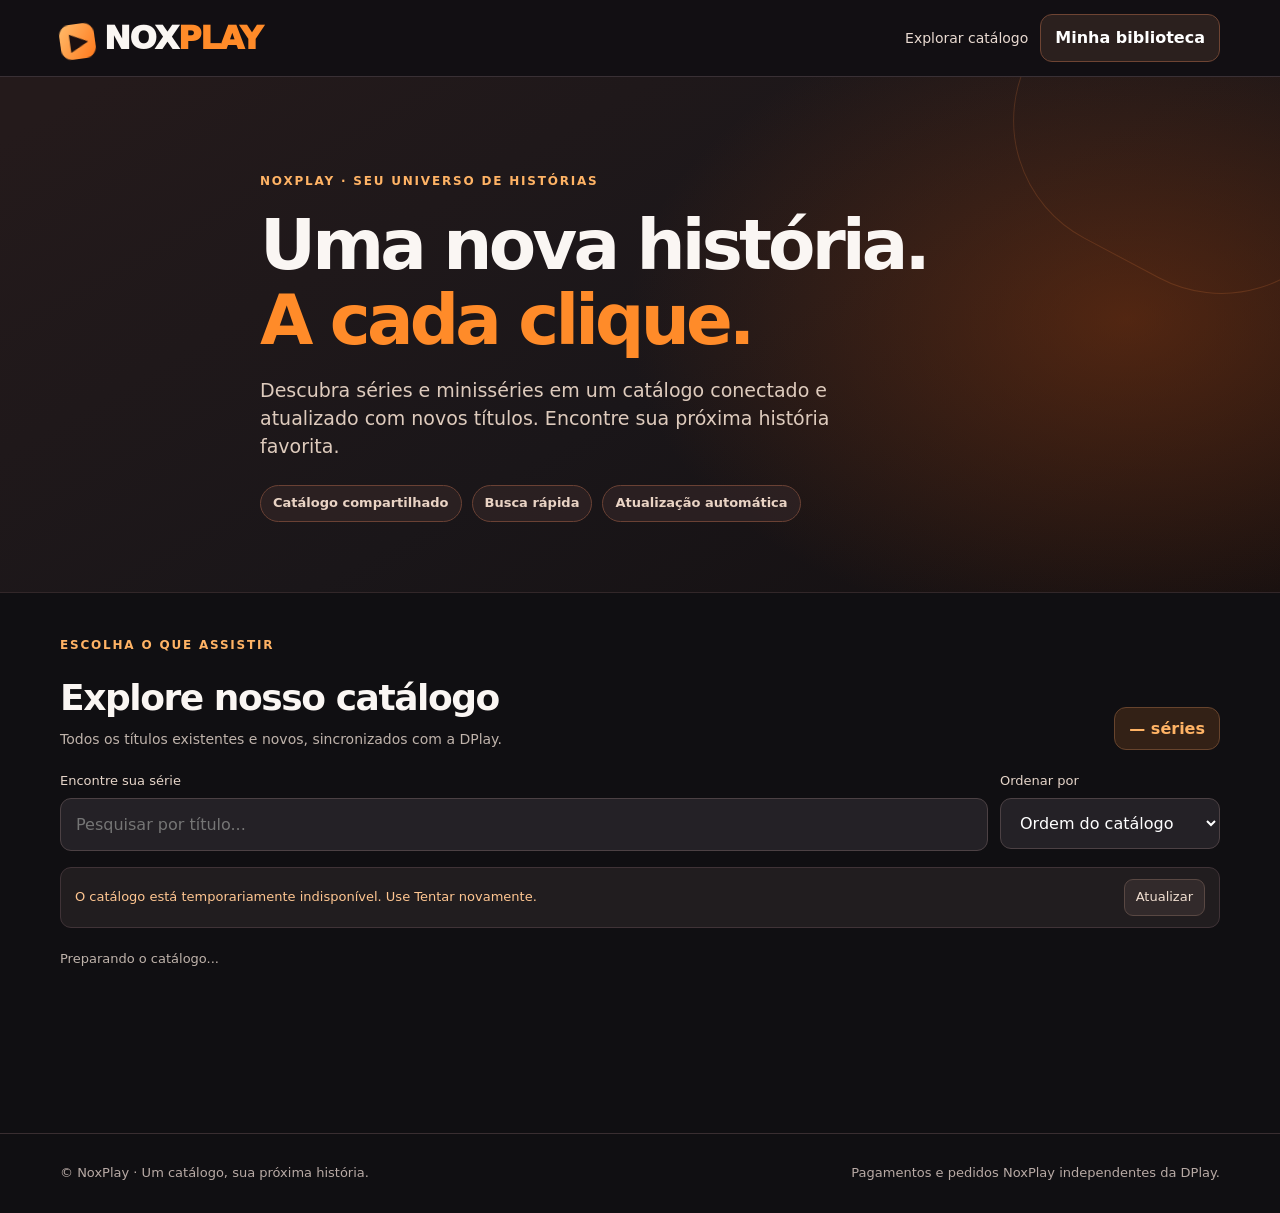
<file: noxplay-site/index.html>
<!doctype html>
<html lang="pt-BR">
<head>
<meta charset="utf-8">
<meta name="viewport" content="width=device-width,initial-scale=1">
<meta name="theme-color" content="#111013">
<meta name="description" content="NoxPlay: explore um catálogo de séries e minisséries atualizado automaticamente.">
<title>NoxPlay — Sua próxima história começa aqui</title>
<style>
:root{color-scheme:dark;--bg:#100f12;--panel:#1c1a1e;--panel2:#242126;--border:#383136;--ink:#faf6f3;--muted:#bfb3ab;--orange:#ff8b29;--orange2:#ffb365}
*{box-sizing:border-box}html{scroll-behavior:smooth}body{margin:0;background:var(--bg);color:var(--ink);font-family:Inter,system-ui,-apple-system,BlinkMacSystemFont,"Segoe UI",sans-serif;line-height:1.45}
button,input,select{font:inherit}button{cursor:pointer}button:disabled{cursor:not-allowed;opacity:.52}a{color:inherit;text-decoration:none}
.shell{width:min(1160px,calc(100% - 36px));margin-inline:auto}
.site-header{position:sticky;top:0;z-index:10;backdrop-filter:blur(16px);background:#131014ed;border-bottom:1px solid #393035}
.header-inner{height:76px;display:flex;align-items:center;justify-content:space-between;gap:12px}
.logo{font-weight:950;font-size:clamp(23px,3vw,32px);letter-spacing:-1.2px;white-space:nowrap}
.logo .accent{color:var(--orange)}.logo-mark{display:inline-grid;place-items:center;width:35px;height:35px;border-radius:11px;background:linear-gradient(125deg,#ffbc6b,#ff781b);color:#1b1010;font-size:22px;transform:rotate(-8deg);margin-right:9px}
.header-controls{display:flex;gap:12px;align-items:center}.nav-link{color:#e9dad1;font-size:14px}
.library-toggle{border:1px solid #6e4433;border-radius:12px;background:#2b201e;color:#fff;padding:11px 14px;font-weight:650}
.library-toggle:hover,.nav-link:hover{border-color:var(--orange);color:var(--orange)}
.hero{position:relative;overflow:hidden;padding:clamp(55px,8vw,96px) 0 70px;background:radial-gradient(ellipse 50% 80% at 88% 47%,#8c390e7f,transparent 78%),linear-gradient(150deg,#241a1b 5%,#1a1619 55%,#140f10 100%);border-bottom:1px solid #322729}
.hero::after{content:"";position:absolute;width:350px;height:350px;border:1px solid #b9643345;border-radius:38%;right:-100px;top:-150px;transform:rotate(28deg);pointer-events:none}
.hero-inner{position:relative;z-index:1;max-width:760px}
.eyebrow{font-size:12px;font-weight:800;text-transform:uppercase;letter-spacing:.15em;color:var(--orange2);margin:0 0 18px}
.hero h1{font-size:clamp(38px,5.8vw,69px);line-height:1.08;letter-spacing:-.055em;margin:0 0 20px;font-weight:850}
.hero h1 span{color:var(--orange)}
.hero p.lead{max-width:625px;color:#decbbd;font-size:clamp(15px,2vw,19px);margin:0 0 25px}
.hero-tags{display:flex;flex-wrap:wrap;gap:10px}.hero-tag{font-size:13px;font-weight:600;color:#e9d3c4;background:#302324c9;border:1px solid #6a4134;border-radius:999px;padding:8px 12px}
.content{padding:44px 0 74px;min-height:540px}
.section-heading{display:flex;justify-content:space-between;align-items:end;gap:15px;flex-wrap:wrap;margin-bottom:17px}
.section-heading h2{font-size:clamp(25px,3.3vw,36px);letter-spacing:-.04em;margin:0 0 5px}
.subtext{color:var(--muted);margin:0;font-size:14px}
.count-pill{border:1px solid #67442d;background:#332116;padding:9px 14px;border-radius:12px;color:var(--orange2);font-weight:800;white-space:nowrap}
.toolbar{display:flex;gap:12px;margin:22px 0 12px;flex-wrap:wrap}
.search-wrap{flex:1 1 270px}.search-wrap label,.sort-wrap label{display:block;font-size:13px;color:#e6d5c9;margin-bottom:7px}
.search,.sorting{width:100%;background:#242126;border:1px solid #4c4144;color:#fff;border-radius:11px;padding:14px 15px;outline:none}
.search:focus,.sorting:focus{border-color:var(--orange);box-shadow:0 0 0 3px #ff8b292a}
.sort-wrap{flex:0 1 220px}
.status-line{display:flex;align-items:center;gap:10px;justify-content:space-between;flex-wrap:wrap;background:#211d1f;border:1px solid #403337;border-radius:11px;padding:11px 14px;margin:16px 0 22px}
#status{font-size:13px;color:#ddcbc3;margin:0}#status[data-error="1"]{color:#ffc691}
.small-button{border:1px solid #594843;border-radius:9px;color:#f0ded0;background:#322a2b;padding:8px 11px;font-size:13px}
.catalog-topline{font-size:13px;color:var(--muted);margin:0 0 12px}
.series-grid{display:grid;grid-template-columns:repeat(5,minmax(0,1fr));gap:19px}
.series-card{min-width:0;overflow:hidden;background:var(--panel);border:1px solid var(--border);border-radius:15px;transition:transform .18s,border-color .18s}
.series-card:hover{transform:translateY(-3px);border-color:#956348}
.series-cover{display:block;width:100%;aspect-ratio:3/4;background:linear-gradient(150deg,#422b21,#1d1b1f);border:0;padding:0;overflow:hidden;position:relative}
.series-cover img{width:100%;height:100%;display:block;object-fit:cover;transition:transform .25s}.series-cover:hover img{transform:scale(1.04)}
.series-cover img.no-cover,.detail-cover img.no-cover{background:linear-gradient(140deg,#63321c,#22191a)}
.series-body{padding:13px;display:flex;flex-direction:column;gap:10px;min-height:148px}
.series-body h3{font-size:14px;line-height:1.4;margin:0;min-height:2.8em;font-weight:700;display:-webkit-box;-webkit-line-clamp:2;-webkit-box-orient:vertical;overflow:hidden}
.series-price{color:var(--orange2);font-size:16px;font-weight:850}
.series-action,.primary{border:0;color:#201009;border-radius:10px;background:linear-gradient(120deg,#ffa248,#ff7b20);padding:11px 10px;font-size:12.5px;font-weight:800}
.series-action:hover:not(:disabled),.primary:hover:not(:disabled){filter:brightness(1.09)}.series-action{margin-top:auto;width:100%;min-height:39px}
.series-action:disabled{background:#3a302b;color:#c8b0a4;opacity:1}
.empty{padding:40px 20px;border:1px dashed #61514b;border-radius:15px;text-align:center;color:var(--muted)}
.more-row{text-align:center;margin:28px 0}.more{background:var(--panel2);border:1px solid #74503b;color:#fce4d1;border-radius:11px;padding:12px 22px}
.library-panel{margin-top:18px;border:1px solid #6b4532;background:#251d1b;padding:22px;border-radius:15px}
.library-panel h2{font-size:20px;margin:0 0 8px}
.site-footer{padding:30px 0;border-top:1px solid #392e31;color:#b8aaa5;font-size:13px}.footer-inner{display:flex;gap:10px;justify-content:space-between;flex-wrap:wrap}
.modal{color:var(--ink);background:#211b1d;border:1px solid #82513a;border-radius:18px;padding:25px;max-width:490px;width:min(94%,490px);box-shadow:0 20px 90px #0009}
.modal::backdrop{background:#000b;backdrop-filter:blur(4px)}.modal.wide{max-width:840px;width:min(94%,840px)}
.modal-top{display:flex;justify-content:space-between;align-items:center;gap:10px;margin-bottom:15px}.modal-top h2{font-size:24px;letter-spacing:-.035em;margin:0}
.close-button{border:1px solid #59453f;background:#342a2b;color:#fff;padding:8px 12px;border-radius:9px}
.modal input{width:100%;background:#30282b;border:1px solid #795443;padding:12px;color:white;border-radius:10px;margin:8px 0 13px}
.modal input:focus{outline:2px solid var(--orange)}
.modal button:not(.close-button){border-radius:10px;padding:10px 14px}
.modal a{color:var(--orange2);text-decoration:underline}.modal img{max-width:100%;object-fit:contain}
.detail-layout{display:grid;grid-template-columns:130px 1fr;gap:19px;align-items:start}
.detail-cover img{width:100%;aspect-ratio:3/4;object-fit:cover;border-radius:10px;background:#513527}
.detail-label{font-size:12px;text-transform:uppercase;letter-spacing:.1em;font-weight:800;color:var(--orange);margin:0 0 10px}
.detail-actions{display:flex;gap:9px;flex-wrap:wrap;margin-top:15px}
.player-frame{width:100%;aspect-ratio:16/9;border:0;margin-top:15px;background:#100c0c}
#nox-player-episodes button{padding:8px 10px;border:1px solid #855139;border-radius:9px;color:#fff;background:#3b2925;margin:5px}
@media(max-width:1020px){.series-grid{grid-template-columns:repeat(4,minmax(0,1fr))}}
@media(max-width:700px){.series-grid{grid-template-columns:repeat(3,minmax(0,1fr));gap:11px}.series-body{padding:10px}.series-action{font-size:11px}.hero{padding:58px 0}.header-inner{height:66px}.nav-link{display:none}}
@media(max-width:460px){.series-grid{grid-template-columns:repeat(2,minmax(0,1fr))}.series-body{min-height:147px}.series-body h3{font-size:13px}.logo{font-size:23px}.header-controls{gap:6px}.library-toggle{font-size:12px;padding:9px}.detail-layout{grid-template-columns:90px 1fr;gap:12px}.modal{padding:17px}}
@media(prefers-reduced-motion:reduce){html{scroll-behavior:auto}.series-card,.series-cover img{transition:none}}
</style>
</head>
<body>
<header class="site-header">
  <div class="shell header-inner">
    <a href="./" class="logo" aria-label="NoxPlay início"><span class="logo-mark">▶</span>NOX<span class="accent">PLAY</span></a>
    <div class="header-controls">
      <a class="nav-link" href="#catalogo-section">Explorar catálogo</a>
      <button type="button" id="nox-library-show" class="library-toggle">Minha biblioteca</button>
    </div>
  </div>
</header>
<section class="hero" aria-label="Bem-vindo à NoxPlay">
  <div class="shell hero-inner">
    <p class="eyebrow">NOXPLAY · SEU UNIVERSO DE HISTÓRIAS</p>
    <h1>Uma nova história.<br><span>A cada clique.</span></h1>
    <p class="lead">Descubra séries e minisséries em um catálogo conectado e atualizado com novos títulos. Encontre sua próxima história favorita.</p>
    <div class="hero-tags"><span class="hero-tag">Catálogo compartilhado</span><span class="hero-tag">Busca rápida</span><span class="hero-tag">Atualização automática</span></div>
  </div>
</section>
<main class="shell content">
  <section id="nox-library-area" class="library-panel" hidden aria-label="Minhas séries">
    <h2>Minha biblioteca</h2>
    <p class="subtext" id="nox-library-empty">Após uma compra confirmada, suas séries aparecerão aqui neste navegador.</p>
    <p id="nox-pending-count" class="subtext" role="status"></p>
    <div id="nox-library-list"></div>
  </section>
  <section id="catalogo-section" aria-label="Catálogo de séries">
    <div class="section-heading">
      <div><p class="eyebrow">ESCOLHA O QUE ASSISTIR</p><h2>Explore nosso catálogo</h2><p class="subtext">Todos os títulos existentes e novos, sincronizados com a DPlay.</p></div>
      <span class="count-pill"><span id="catalog-total">—</span> séries</span>
    </div>
    <div class="toolbar">
      <div class="search-wrap"><label for="pesquisa">Encontre sua série</label><input class="search" id="pesquisa" type="search" placeholder="Pesquisar por título..." autocomplete="off" spellcheck="false"></div>
      <div class="sort-wrap"><label for="ordenacao">Ordenar por</label><select id="ordenacao" class="sorting"><option value="default">Ordem do catálogo</option><option value="az">Nome: A a Z</option><option value="za">Nome: Z a A</option></select></div>
    </div>
    <div class="status-line"><p id="status" role="status">Carregando catálogo compartilhado...</p><button type="button" class="small-button" id="catalog-retry">Atualizar</button></div>
    <p class="catalog-topline" id="catalog-counter" aria-live="polite">Preparando o catálogo...</p>
    <div id="catalogo" class="series-grid"></div>
    <div class="empty" id="catalog-empty" hidden>Nenhuma série encontrada. Experimente outra pesquisa.</div>
    <div class="more-row"><button type="button" class="more" id="catalog-more" hidden>Carregar mais séries</button></div>
  </section>
</main>
<footer class="site-footer"><div class="shell footer-inner"><span>© NoxPlay · Um catálogo, sua próxima história.</span><span>Pagamentos e pedidos NoxPlay independentes da DPlay.</span></div></footer>

<dialog id="nox-details" class="modal">
  <div class="modal-top"><h2>Detalhes da série</h2><form method="dialog"><button class="close-button" type="submit">Fechar</button></form></div>
  <div class="detail-layout">
    <div id="nox-details-cover" class="detail-cover"></div>
    <div><p class="detail-label">SÉRIE · NOXPLAY</p><h3 id="nox-details-title" style="font-size:22px;line-height:1.25;margin:0 0 12px"></h3>
      <strong class="series-price">R$ 4,00</strong>
      <p class="subtext">Consulte a disponibilidade de compra diretamente nesta página.</p>
      <div class="detail-actions"><button id="nox-details-buy" type="button" class="primary" disabled>Compras em preparação</button><button id="nox-details-share" type="button" class="small-button">Compartilhar série</button></div>
      <p id="nox-details-feedback" role="status"></p>
    </div>
  </div>
</dialog>
<dialog id="nox-checkout-dialog" class="modal">
  <div class="modal-top"><h2 id="nox-checkout-title">Comprar série</h2><form method="dialog"><button type="submit" class="close-button">Fechar</button></form></div>
  <p>Valor: <strong class="series-price">R$ 4,00</strong> por Pix</p>
  <form id="nox-checkout-form"><label for="nox-checkout-email">E-mail para acompanhar seu pedido</label><input type="email" id="nox-checkout-email" autocomplete="email" required maxlength="254" placeholder="voce@email.com"><button type="submit" id="nox-checkout-submit" class="primary">Gerar Pix</button></form>
  <p id="nox-checkout-message" role="status"></p>
  <div id="nox-checkout-pix" hidden><img id="nox-checkout-qr" alt="QR Code Pix" width="220" hidden><label for="nox-checkout-code">Pix copia e cola</label><input id="nox-checkout-code" readonly><button id="nox-checkout-copy" class="small-button" type="button">Copiar Pix</button><p><a id="nox-checkout-ticket" hidden target="_blank" rel="noopener noreferrer">Ver instruções do Pix</a></p></div>
</dialog>
<dialog id="nox-player-dialog" class="modal wide">
  <div class="modal-top"><h2 id="nox-player-title">Minha série</h2><form method="dialog"><button class="close-button" type="submit">Fechar player</button></form></div>
  <p id="nox-player-status" role="status"></p>
  <div id="nox-player-episodes"></div>
  <iframe id="nox-player-video" class="player-frame" title="Reprodução protegida" allow="autoplay;encrypted-media;fullscreen;picture-in-picture" allowfullscreen referrerpolicy="no-referrer"></iframe>
</dialog>
<script src="./library.js" defer></script>
<script src="./checkout.js" defer></script>
<script src="./catalog.js" defer></script>
</body>
</html>
</file>
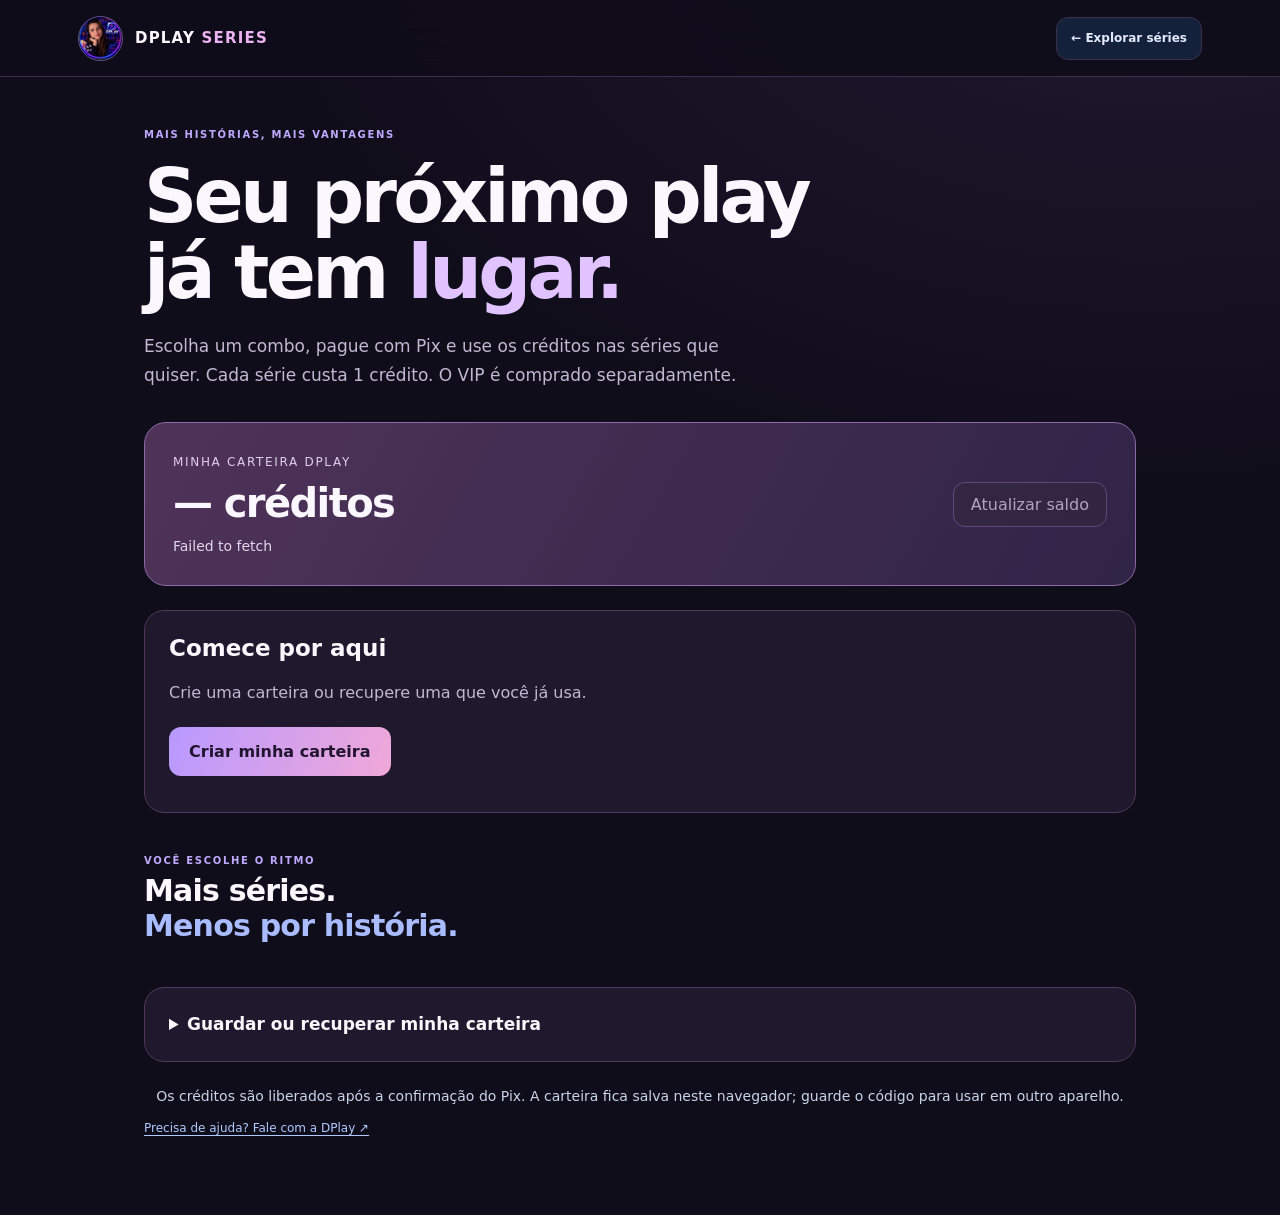
<file: carteira.html>
<!doctype html>
<html lang="pt-BR">
<head>
<meta charset="utf-8"><meta name="viewport" content="width=device-width,initial-scale=1,viewport-fit=cover">
<meta name="referrer" content="no-referrer"><meta name="theme-color" content="#100d1b">
<title>Minha carteira | DPlay Series</title>
<link rel="stylesheet" href="dplay.css?v=20261106-combos-5-7">
</head>
<body class="wallet-page">
<header class="top"><div class="top-inner"><a class="brand" href="./index.html"><img src="dplay-identidade.png" alt=""><span>DPLAY <span>SERIES</span></span></a><a class="top-link" href="./index.html#destaques">← Explorar séries</a></div></header>
<main class="wallet-wrap">
<span class="eyebrow">MAIS HISTÓRIAS, MAIS VANTAGENS</span><h1>Seu próximo play<br>já tem <em>lugar.</em></h1>
<p class="wallet-intro">Escolha um combo, pague com Pix e use os créditos nas séries que quiser. Cada série custa 1 crédito. O VIP é comprado separadamente.</p>
<section class="wallet-balance" aria-label="Saldo da carteira"><div><span>MINHA CARTEIRA DPLAY</span><h2 id="balance">— créditos</h2><p id="wallet-status" role="status">Abra sua carteira para consultar o saldo.</p></div><button class="secondary-button" id="refresh" type="button" disabled>Atualizar saldo</button></section>
<div id="wallet-start" class="wallet-panel"><h2>Comece por aqui</h2><p>Crie uma carteira ou recupere uma que você já usa.</p><button class="buy" id="create" type="button">Criar minha carteira</button></div>
<section id="selected" class="wallet-panel" hidden><span class="eyebrow">SUA ESCOLHA</span><h2 id="selected-title">Série selecionada</h2><p>Use 1 crédito para liberar esta série.</p><button class="buy" id="spend" type="button" disabled>Comprar por 1 crédito</button><a id="selected-access" class="secondary-button" hidden>Abrir minha série ↗</a></section>
<section aria-labelledby="packs-title"><div class="section-head"><div><span class="section-kicker">VOCÊ ESCOLHE O RITMO</span><h2 id="packs-title">Mais séries.<br><em>Menos por história.</em></h2></div></div><div id="packs" class="combo-grid" aria-busy="true"></div></section>
<section id="payment" class="wallet-panel" hidden aria-labelledby="payment-title"><h2 id="payment-title">Adicionar créditos com Pix</h2><p id="pix-status" role="status"></p><div id="pix-content" hidden><img id="qr" class="pix-qr" alt="QR Code Pix"><label for="pix-code">Pix Copia e Cola</label><textarea id="pix-code" readonly rows="4"></textarea><button id="copy-pix" class="buy" type="button">Copiar código Pix</button></div><button class="secondary-button" id="check-payment" type="button">Verificar pagamento</button><button class="secondary-button" id="retry-pix" type="button" hidden>Tentar gerar Pix novamente</button></section>
<section id="purchases-panel" class="wallet-panel" hidden><h2>Suas séries</h2><div id="purchases"></div></section>
<details class="wallet-panel"><summary>Guardar ou recuperar minha carteira</summary><p>Salve seu código em um lugar seguro. Ele permite recuperar o saldo em outro aparelho. Quem tiver esse código poderá usar seus créditos.</p><label for="recovery-code">Código da carteira atual</label><input id="recovery-code" readonly autocomplete="off"><button id="copy-code" class="secondary-button" type="button">Copiar meu código</button><hr><label for="restore-code">Já tenho uma carteira</label><input id="restore-code" placeholder="Cole seu código aqui" autocomplete="off" spellcheck="false"><button id="restore" class="secondary-button" type="button">Recuperar carteira</button><p id="recovery-status" role="status"></p></details>
<section id="history-panel" class="wallet-panel" hidden><h2>Extrato de créditos</h2><div id="history"></div></section>
<p class="fineprint">Os créditos são liberados após a confirmação do Pix. A carteira fica salva neste navegador; guarde o código para usar em outro aparelho.</p>
<a class="state-support" href="https://t.me/dplaysuporteoficial" target="_blank" rel="noopener noreferrer">Precisa de ajuda? Fale com a DPlay ↗</a>
</main><script src="wallet.js?v=20261106-combos-5-7" defer></script>
</body></html>
</file>
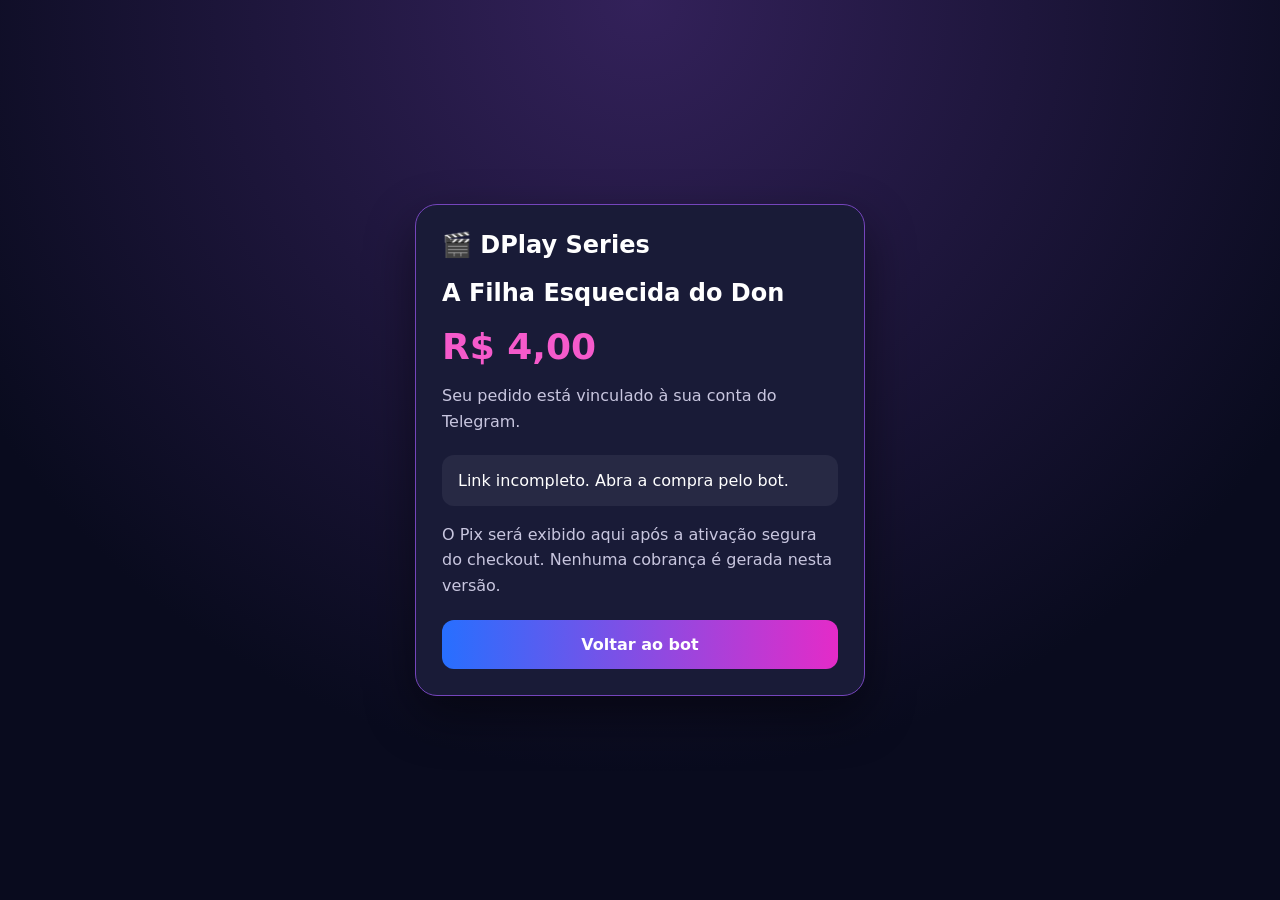
<file: checkout.html>
<!doctype html><html lang="pt-BR"><head><meta charset="utf-8"><meta name="viewport" content="width=device-width,initial-scale=1"><title>DPlay | Pagamento</title><style>*{box-sizing:border-box}body{background:radial-gradient(circle at top,#33215a,#090b1e 70%);color:white;font:16px system-ui;margin:0;min-height:100vh;display:grid;place-items:center;padding:20px}.card{background:#191b37;border:1px solid #7545bc;border-radius:22px;padding:26px;max-width:450px;width:100%;box-shadow:0 20px 50px #0007}h1{font-size:24px;margin-top:0}.price{font-size:36px;font-weight:900;color:#f55acb}.muted{color:#c8c6df;line-height:1.6}.btn{display:block;background:linear-gradient(90deg,#276fff,#e42bc8);color:white;text-align:center;border-radius:12px;padding:15px;text-decoration:none;font-weight:800;margin-top:22px}.state{background:#272944;padding:16px;border-radius:12px;margin-top:20px}a{color:white}</style></head><body><main class="card"><h1>🎬 DPlay Series</h1><h2 id="nome">A Filha Esquecida do Don</h2><div class="price">R$ 4,00</div><p class="muted">Seu pedido está vinculado à sua conta do Telegram.</p><div id="estado" class="state" role="status">Consultando pedido...</div><p class="muted">O Pix será exibido aqui após a ativação segura do checkout. Nenhuma cobrança é gerada nesta versão.</p><a class="btn" href="https://t.me/DPlayEpisodiosBot">Voltar ao bot</a></main><script>const token=new URLSearchParams(location.search).get('token');const estado=document.getElementById('estado');if(!token){estado.textContent='Link incompleto. Abra a compra pelo bot.';}else{fetch('https://dplay-series-api.onrender.com/checkout/pedido?token='+encodeURIComponent(token)).then(async r=>{if(!r.ok)throw Error('Link expirado ou pedido indisponível. Volte ao bot.');return r.json()}).then(d=>{document.getElementById('nome').textContent=d.produto;estado.textContent=d.status==='aprovado'?'Pagamento aprovado. Confira seu Telegram.':'⏳ Pedido registrado. Pix em preparação.'}).catch(e=>estado.textContent=e.message)}</script></body></html>
</file>
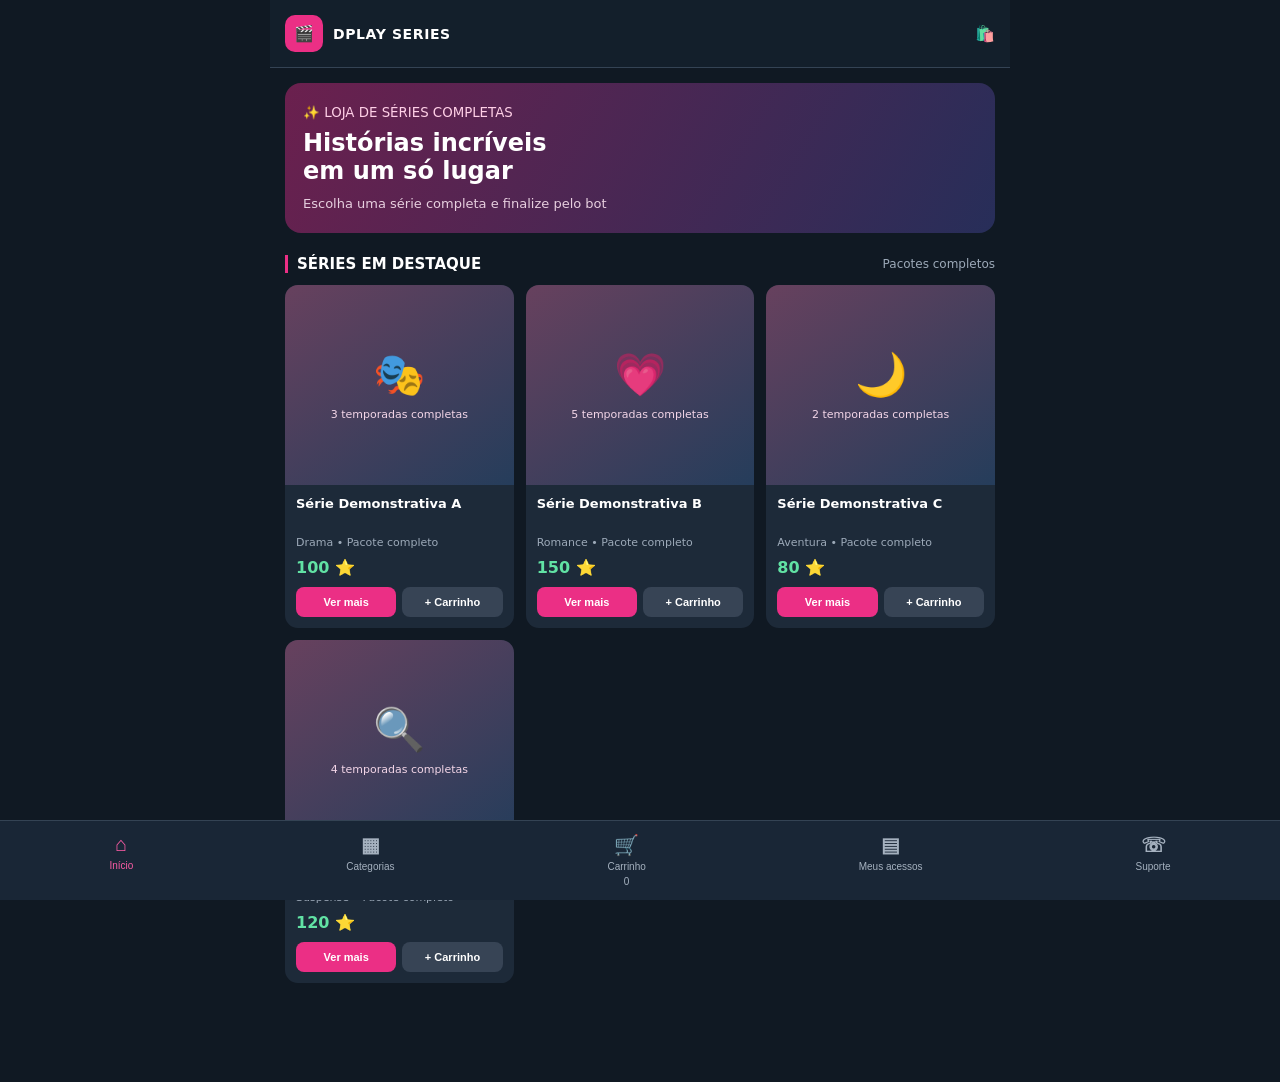
<file: index.html.html>
<!doctype html>
<html lang="pt-BR">
<head>
<meta charset="UTF-8"><meta name="viewport" content="width=device-width, initial-scale=1, viewport-fit=cover">
<title>DPlay Series | Loja</title>
<script src="https://telegram.org/js/telegram-web-app.js"></script>
<style>
:root{--bg:#101923;--panel:#1d2a39;--muted:#9ca9b8;--pink:#eb2f85;--green:#61e2a4;--line:#344354}*{box-sizing:border-box}body{margin:0;background:var(--bg);color:white;font-family:system-ui,-apple-system,Segoe UI,Arial,sans-serif;padding-bottom:84px}.wrap{max-width:740px;margin:auto}.top{position:sticky;top:0;background:#14202cf5;z-index:2;padding:15px;display:flex;align-items:center;gap:10px;border-bottom:1px solid var(--line)}.logo{background:var(--pink);border-radius:10px;padding:9px}.top strong{flex:1;font-size:14px;letter-spacing:.6px}.search{width:100%;padding:12px;border:1px solid var(--line);border-radius:12px;background:#172534;color:white;margin-top:12px}.content{padding:15px}.banner{background:linear-gradient(120deg,#6b204e,#272e59);padding:22px 18px;border-radius:16px;margin-bottom:22px;min-height:150px;display:flex;flex-direction:column;justify-content:center}.banner small{color:#ffd0e7}.banner h1{font-size:24px;line-height:1.15;margin:10px 0}.banner p{font-size:13px;color:#e7cfdf;margin:0}.section{display:flex;align-items:center;justify-content:space-between;margin:20px 0 12px}.section h2{font-size:15px;margin:0;border-left:3px solid var(--pink);padding-left:9px}.section span{color:var(--muted);font-size:12px}.grid{display:grid;grid-template-columns:repeat(2,minmax(0,1fr));gap:12px}.card{background:var(--panel);border-radius:13px;overflow:hidden}.poster{height:160px;display:flex;flex-direction:column;align-items:center;justify-content:center;gap:9px;background:linear-gradient(145deg,#67415e,#253d5b);font-size:42px}.poster small{font-size:11px;color:#f2d5e7}.info{padding:11px}.info h3{font-size:13px;min-height:34px;margin:0 0 6px}.info p{font-size:11px;color:var(--muted);margin:0 0 9px}.price{color:var(--green);font-weight:750;margin-bottom:10px}.actions{display:flex;gap:6px}.btn{border:0;border-radius:8px;background:var(--pink);color:white;padding:9px 7px;font-size:11px;font-weight:700;cursor:pointer;flex:1}.btn.secondary{background:#374455}.bottom{position:fixed;bottom:0;left:0;right:0;background:#192636;border-top:1px solid var(--line);display:flex;justify-content:space-around;padding:11px 3px max(12px,env(safe-area-inset-bottom));z-index:3}.bottom button{background:none;border:0;color:#a5b1bf;font-size:10px;display:flex;flex-direction:column;gap:4px;align-items:center;cursor:pointer}.bottom button.active{color:#fa5ca5}.bottom b{font-size:20px}.hidden{display:none}.empty{color:var(--muted);padding:30px 0;text-align:center}.cartitem{padding:13px;background:var(--panel);border-radius:10px;margin-bottom:9px;display:flex;align-items:center;justify-content:space-between;gap:10px}.checkout{background:var(--pink);border:0;color:white;font-weight:700;padding:14px;border-radius:12px;width:100%;margin-top:12px}.notice{font-size:12px;color:var(--muted);line-height:1.5;margin-top:12px}.tag{font-size:10px;color:#ffacd2}.modal{position:fixed;inset:0;background:#000b;z-index:5;display:flex;align-items:center;justify-content:center;padding:18px}.modal.hidden{display:none}.dialog{max-width:420px;width:100%;background:#223044;border-radius:16px;padding:20px}.dialog h2{margin-top:0}.dialog p{color:#c6d0dc;line-height:1.5}.dialog button{width:100%;margin-top:10px;padding:12px;background:var(--pink);border:0;border-radius:9px;color:white;font-weight:700}@media(min-width:620px){.grid{grid-template-columns:repeat(3,minmax(0,1fr))}.poster{height:200px}}
</style></head>
<body><div class="wrap"><header class="top"><div class="logo">🎬</div><strong>DPLAY SERIES</strong><span>🛍️</span></header><main class="content"><section id="home"><div class="banner"><small>✨ LOJA DE SÉRIES COMPLETAS</small><h1>Histórias incríveis<br>em um só lugar</h1><p>Escolha uma série completa e finalize pelo bot</p></div><div class="section"><h2>SÉRIES EM DESTAQUE</h2><span>Pacotes completos</span></div><div id="products" class="grid"></div></section><section id="categories" class="hidden"><div class="section"><h2>CATEGORIAS</h2></div><input class="search" id="search" placeholder="🔎 Buscar série..."><div id="filtered" class="grid" style="margin-top:16px"></div></section><section id="cart" class="hidden"><div class="section"><h2>MEU CARRINHO</h2></div><div id="cartitems"></div><div id="carttotal"></div><button class="checkout" id="checkout">Continuar para pagamento</button><p class="notice">O pagamento é realizado pelo bot usando Telegram Stars. Confira o pedido antes de confirmar a cobrança.</p></section><section id="orders" class="hidden"><div class="section"><h2>MEUS ACESSOS</h2></div><p class="empty">Consulte suas compras no botão “Minhas compras” do bot.</p></section><section id="support" class="hidden"><div class="section"><h2>SUPORTE</h2></div><p>Fale com o atendimento pelo bot DPlay Series.</p><button class="checkout" id="supportbtn">Abrir conversa com o bot</button></section></main></div><nav class="bottom"><button class="active" data-tab="home"><b>⌂</b>Início</button><button data-tab="categories"><b>▦</b>Categorias</button><button data-tab="cart"><b>🛒</b>Carrinho <span id="count">0</span></button><button data-tab="orders"><b>▤</b>Meus acessos</button><button data-tab="support"><b>☏</b>Suporte</button></nav><div id="modal" class="modal hidden"><div class="dialog"><h2 id="modaltitle"></h2><p id="modalbody"></p><button id="closemodal">Fechar</button></div></div><script>
const tg=window.Telegram?.WebApp;tg?.ready();tg?.expand();
// Exemplos fictícios. Troque somente por conteúdo que possa ser comercializado legalmente.
const series=[{id:'a',name:'Série Demonstrativa A',seasons:3,price:100,genre:'Drama',icon:'🎭'},{id:'b',name:'Série Demonstrativa B',seasons:5,price:150,genre:'Romance',icon:'💗'},{id:'c',name:'Série Demonstrativa C',seasons:2,price:80,genre:'Aventura',icon:'🌙'},{id:'d',name:'Série Demonstrativa D',seasons:4,price:120,genre:'Suspense',icon:'🔍'}];
const cart=new Set();const money=n=>`${n} ⭐`; const safe=s=>String(s).replace(/[&<>"']/g,c=>({'&':'&amp;','<':'&lt;','>':'&gt;','"':'&quot;',"'":'&#39;'}[c]));
function card(s){return `<article class="card"><div class="poster">${s.icon}<small>${s.seasons} temporadas completas</small></div><div class="info"><h3>${safe(s.name)}</h3><p>${safe(s.genre)} • Pacote completo</p><div class="price">${money(s.price)}</div><div class="actions"><button class="btn" data-detail="${s.id}">Ver mais</button><button class="btn secondary" data-add="${s.id}">+ Carrinho</button></div></div></article>`}
function render(){document.getElementById('products').innerHTML=series.map(card).join('');filter();renderCart()}
function filter(){const q=(document.getElementById('search').value||'').toLowerCase();document.getElementById('filtered').innerHTML=series.filter(s=>(s.name+' '+s.genre).toLowerCase().includes(q)).map(card).join('')||'<p class="empty">Nenhuma série encontrada.</p>'}
function renderCart(){document.getElementById('count').textContent=cart.size;let chosen=series.filter(s=>cart.has(s.id));document.getElementById('cartitems').innerHTML=chosen.length?chosen.map(s=>`<div class="cartitem"><span>${s.icon} ${safe(s.name)}<br><span class="tag">${money(s.price)}</span></span><button class="btn secondary" style="flex:0" data-remove="${s.id}">Remover</button></div>`).join(''):'<p class="empty">Seu carrinho está vazio.</p>';document.getElementById('carttotal').textContent=chosen.length?'Total: '+money(chosen.reduce((a,s)=>a+s.price,0)):''}
function showTab(tab){for(const el of document.querySelectorAll('main section'))el.classList.toggle('hidden',el.id!==tab);for(const btn of document.querySelectorAll('.bottom button'))btn.classList.toggle('active',btn.dataset.tab===tab);window.scrollTo(0,0)}
function modal(title,body){document.getElementById('modaltitle').textContent=title;document.getElementById('modalbody').textContent=body;document.getElementById('modal').classList.remove('hidden')}
document.addEventListener('click',e=>{const nav=e.target.closest('[data-tab]');if(nav)showTab(nav.dataset.tab);const add=e.target.closest('[data-add]');if(add){cart.add(add.dataset.add);renderCart();modal('Adicionado ao carrinho','Abra o carrinho para conferir seus itens.')}const rem=e.target.closest('[data-remove]');if(rem){cart.delete(rem.dataset.remove);renderCart()}const detail=e.target.closest('[data-detail]');if(detail){const s=series.find(x=>x.id===detail.dataset.detail);if(s)modal(s.name,`${s.seasons} temporadas completas • ${s.genre} • ${money(s.price)}. Produto demonstrativo: substitua por conteúdo licenciado antes de cobrar.`)}});
document.getElementById('search').addEventListener('input',filter);document.getElementById('closemodal').onclick=()=>document.getElementById('modal').classList.add('hidden');document.getElementById('checkout').onclick=()=>{if(!cart.size){modal('Carrinho vazio','Escolha pelo menos uma série.');return;}const ids=[...cart].sort().join('');const link='https://t.me/DPlayEpisodiosBot?start=buy_'+ids;if(tg?.openTelegramLink){tg.openTelegramLink(link)}else{window.location.href=link}};document.getElementById('supportbtn').onclick=()=>{const url='https://t.me/DPlayEpisodiosBot';if(tg?.openTelegramLink)tg.openTelegramLink(url);else window.open(url,'_blank')};render();
</script></body></html>
</file>
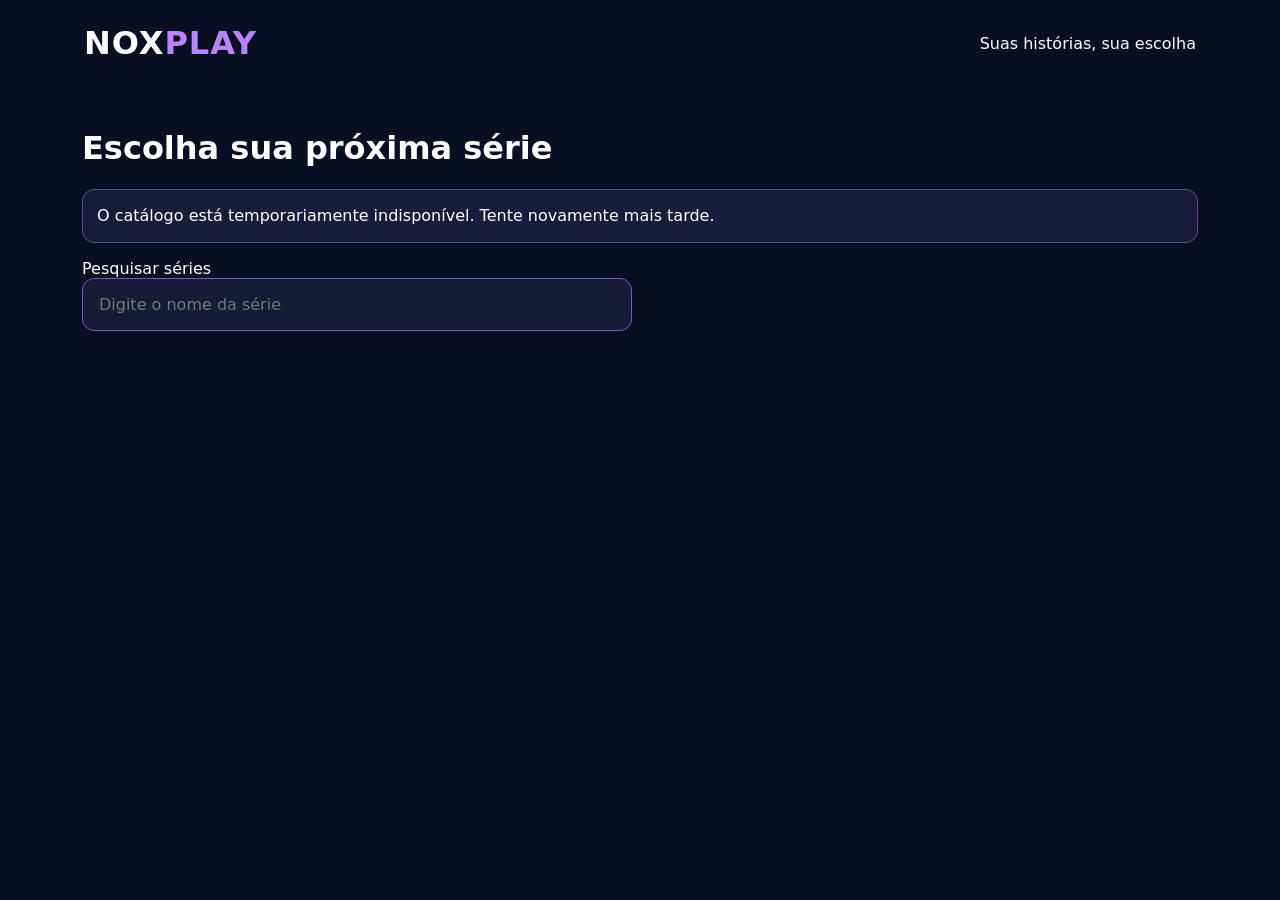
<file: noxplay.html>
<!doctype html>
<html lang="pt-BR">
<head><meta charset="utf-8"><meta name="viewport" content="width=device-width,initial-scale=1">
<meta name="theme-color" content="#080f23">
<meta name="description" content="NoxPlay: descubra sua próxima série.">
<title>NoxPlay | Catálogo de séries</title>
<link rel="stylesheet" href="./dplay.css">
<style>
body{min-height:100vh;background:#080f23;color:white;font-family:system-ui,sans-serif}
.nox-header{max-width:1160px;margin:auto;padding:24px;display:flex;justify-content:space-between;align-items:center}
.nox-logo{font-size:2rem;font-weight:900;letter-spacing:.03em;color:white;text-decoration:none}
.nox-logo span{color:#ba83ff}.nox-content{max-width:1160px;margin:auto;padding:22px}
.nox-search{width:100%;max-width:550px;box-sizing:border-box;padding:16px;border-radius:12px;background:#161c35;color:white;border:1px solid #8252c7;font-size:1rem}
.nox-grid{display:grid;grid-template-columns:repeat(auto-fill,minmax(180px,1fr));gap:20px;margin-top:24px}
.nox-card{background:#171a35;border:1px solid #383450;border-radius:16px;overflow:hidden}
.nox-card img{width:100%;aspect-ratio:3/4;object-fit:cover;background:#302947}
.nox-card-content{padding:12px}.nox-card h2{font-size:1rem;line-height:1.4;min-height:2.8em;margin:0 0 12px}
.nox-card strong{color:#f27fd0}.nox-button{background:#6846a2;color:white;border:0;border-radius:10px;padding:12px;width:100%;margin-top:10px;opacity:.8}
.nox-notice{background:#191d3d;border:1px solid #65468e;padding:14px;border-radius:12px;line-height:1.5}
</style></head>
<body>
<header class="nox-header"><a class="nox-logo" href="./noxplay.html">NOX<span>PLAY</span></a><span>Suas histórias, sua escolha</span></header>
<main class="nox-content">
<h1>Escolha sua próxima série</h1>
<p class="nox-notice" id="status" role="status">Estamos preparando o catálogo compartilhado. Compras NoxPlay ainda não estão habilitadas.</p>
<label for="pesquisa">Pesquisar séries</label><div><input id="pesquisa" class="nox-search" type="search" placeholder="Digite o nome da série" autocomplete="off"></div>
<div id="catalogo" class="nox-grid" aria-live="polite"></div>
</main>
<script>
"use strict";
const CATALOG_API="https://dplay-series-api.onrender.com";
const NOX_API="https://noxplay-api-stage.onrender.com";
const price="R$ 4,00";
const grid=document.getElementById("catalogo");
const status=document.getElementById("status");
const search=document.getElementById("pesquisa");
let all=[];
let reservationsEnabled=false;
async function reservarSerie(serie,button){
  if(!reservationsEnabled)return;
  button.disabled=true;button.textContent="Registrando reserva...";
  try{
    const response=await fetch(NOX_API+"/noxplay/pedido",{method:"POST",headers:{"Content-Type":"application/json"},body:JSON.stringify({serie_id:serie.id})});
    if(!response.ok)throw new Error("Reserva indisponível");
    const result=await response.json();
    if(result.status!=="rascunho"||result.pix_disponivel!==false)throw new Error("Resposta inválida");
    status.textContent="Reserva registrada. Nenhum pagamento foi cobrado. Identificador: "+String(result.pedido_id);
    button.textContent="Reserva registrada";
  }catch(error){status.textContent="Não foi possível registrar a reserva. Nenhuma cobrança foi realizada.";button.disabled=!reservationsEnabled;button.textContent="Reservar sem pagar";}
}

function render(){
  const term=search.value.trim().toLocaleLowerCase("pt-BR");
  const fragment=document.createDocumentFragment();
  for(const s of all.filter(x=>x.titulo.toLocaleLowerCase("pt-BR").includes(term))){
    const article=document.createElement("article");article.className="nox-card";
    const img=document.createElement("img");img.alt="Capa de "+s.titulo;
    img.loading="lazy";img.src=CATALOG_API+"/catalogo/capa/"+encodeURIComponent(String(s.id));
    const content=document.createElement("div");content.className="nox-card-content";
    const h2=document.createElement("h2");h2.textContent=s.titulo;
    const amount=document.createElement("strong");amount.textContent=price;
    const button=document.createElement("button");button.className="nox-button";button.disabled=true;
    button.textContent=reservationsEnabled?"Reservar sem pagar":"Compra em preparação";button.title="Pix NoxPlay ainda não está configurado";
    button.disabled=!reservationsEnabled;
    button.addEventListener("click",()=>reservarSerie(s,button));
    content.append(h2,amount,button);article.append(img,content);fragment.append(article);
  }
  grid.replaceChildren(fragment);
}
search.addEventListener("input",render);
async function load(){
  try{
    const configResponse=await fetch(NOX_API+"/noxplay/config",{cache:"no-store"});
    if(configResponse.ok){const config=await configResponse.json();reservationsEnabled=config.loja_id==="noxplay"&&config.reservas_habilitadas===true&&config.checkout_habilitado===false;}
  }catch{reservationsEnabled=false;}

  const controller=new AbortController();
  const timeout=setTimeout(()=>controller.abort(),18000);
  try{
    const res=await fetch(CATALOG_API+"/catalogo/series",{cache:"no-store",signal:controller.signal});
    if(!res.ok)throw Error("Não foi possível carregar o catálogo");
    const data=await res.json();
    if(!Array.isArray(data.series))throw Error("Resposta inválida");
    const seen=new Set();
    all=data.series.filter(s=>{
      if(!s||!s.id||typeof s.titulo!=="string"||!s.titulo.trim())return false;
      const id=String(s.id).toLowerCase();
      if(seen.has(id))return false;seen.add(id);return true;
    });
    status.textContent=all.length+" séries no catálogo compartilhado. Compras NoxPlay ainda não estão habilitadas."+(reservationsEnabled?" Reservas gratuitas estão disponíveis.":"");
    render();
  }catch(e){status.textContent="O catálogo está temporariamente indisponível. Tente novamente mais tarde."}
  finally{clearTimeout(timeout)}
}
load();
</script>
</body></html>
</file>
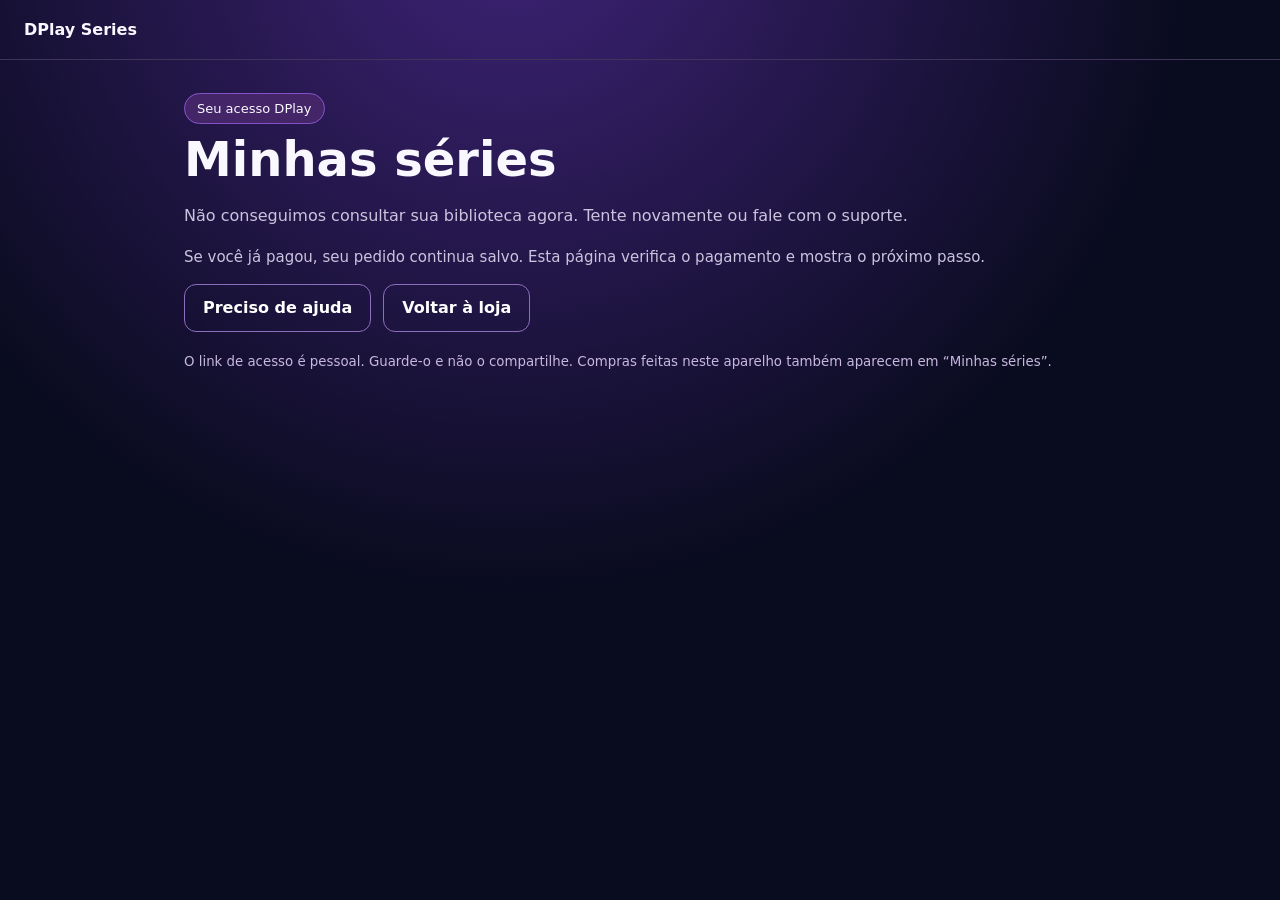
<file: streaming.html>
<!doctype html>
<html lang="pt-BR"><head><meta charset="utf-8"><meta name="viewport" content="width=device-width,initial-scale=1"><meta name="referrer" content="no-referrer"><meta name="theme-color" content="#090b1e"><title>DPlay | Minha série</title>
<style>
:root{color-scheme:dark}*{box-sizing:border-box}body{margin:0;background:radial-gradient(circle at 40% -10%,#3f2378,#090b1e 55%);color:#faf8ff;font:16px system-ui;min-height:100vh}header{border-bottom:1px solid #40345b;padding:20px 24px}main{max-width:960px;margin:auto;padding:38px 24px}h1{font-size:clamp(28px,6vw,48px);margin:14px 0}p{line-height:1.6;color:#cbc4df}.tag{border:1px solid #8352c5;background:#432568;border-radius:999px;padding:7px 12px;font-size:13px}.panel{border:1px solid #4e3c70;background:#1b1733;padding:24px;border-radius:18px;margin:24px 0}.actions{display:flex;gap:12px;flex-wrap:wrap}.button,button{display:inline-block;background:#8850ea;color:white;padding:13px 18px;border:0;border-radius:12px;font:700 15px system-ui;text-decoration:none;cursor:pointer}.secondary{border:1px solid #8e6dbd;background:transparent}a{color:#dcb8ff}.episodes{display:grid;gap:12px;margin-top:20px}.episode{text-align:left;width:100%}iframe{width:100%;aspect-ratio:16/9;border:0;border-radius:12px}small{color:#c8b8df}button:disabled{opacity:.5}#player:empty{display:none}.button,button{min-height:48px;font-size:16px}.note{font-size:15px}[hidden]{display:none!important}:focus-visible{outline:3px solid #e9c15c;outline-offset:3px}
</style></head><body><header><strong>DPlay Series</strong></header><main>
<span class="tag" id="badge">Seu acesso DPlay</span><h1 id="title">Minhas séries</h1>
<p id="status" role="status" aria-live="polite">Consultando seu acesso...</p><p class="note" id="guide">Se você já pagou, seu pedido continua salvo. Esta página verifica o pagamento e mostra o próximo passo.</p>
<section class="panel" id="library-panel" hidden><div id="player"></div><div id="episodes" class="episodes"></div><div id="purchases"></div></section>
<div class="actions"><button id="retry" type="button" hidden>Verificar meu acesso</button><button id="save" class="secondary" type="button" hidden>Copiar meu link de acesso</button><a class="button secondary" id="telegram" href="https://t.me/DPlayEpisodiosBot" hidden>Receber pelo Telegram</a><a class="button secondary" href="https://t.me/dplaysuporteoficial" target="_blank" rel="noopener noreferrer">Preciso de ajuda</a><a class="button secondary" href="./index.html">Voltar à loja</a></div>
<p><small>O link de acesso é pessoal. Guarde-o e não o compartilhe. Compras feitas neste aparelho também aparecem em “Minhas séries”.</small></p>
</main><script>
(async function(){
'use strict';
const API='https://dplay-series-api.onrender.com';
const KEY='dplay_receipts_v1';
const status=document.getElementById('status'), episodes=document.getElementById('episodes'), player=document.getElementById('player');
const title=document.getElementById('title'), retry=document.getElementById('retry'), save=document.getElementById('save'), telegram=document.getElementById('telegram');
const purchases=document.getElementById('purchases'), guide=document.getElementById('guide'), panel=document.getElementById('library-panel');
const fragment=new URLSearchParams(location.hash.slice(1));
let receipt={pedido_id:fragment.get('pedido'),resgate:fragment.get('resgate')};
let initData='', checking=false, timer=null;
function saved(){
 try{const value=JSON.parse(localStorage.getItem(KEY)||'[]');return Array.isArray(value)?value.filter(item=>item&&item.pedido_id&&item.resgate).slice(0,20):[];}catch{return [];}
}
function remember(item){
 try{const all=saved().filter(old=>old.pedido_id!==item.pedido_id);all.unshift(item);localStorage.setItem(KEY,JSON.stringify(all.slice(0,20)));}catch{}
}
function receiptUrl(item){
 const url=new URL('./streaming.html',location.href);
 url.hash=new URLSearchParams({pedido:item.pedido_id,resgate:item.resgate}).toString();
 return url.href;
}
async function request(path,body){
 const controller=new AbortController(),timeout=setTimeout(()=>controller.abort(),20000);
 try{
  const headers=body?{'Content-Type':'application/json'}:{'X-Telegram-Init-Data':initData};
  const response=await fetch(API+path,{method:body?'POST':'GET',headers,body:body?JSON.stringify(body):undefined,cache:'no-store',signal:controller.signal});
  const data=await response.json();
  if(!response.ok)throw new Error(typeof data.detail==='string'?data.detail:'Não foi possível consultar seu acesso.');
  return data;
 }finally{clearTimeout(timeout);}
}
function renderEpisodes(items,play){
 panel.hidden=false;
 episodes.replaceChildren();player.replaceChildren();
 if(!items.length){status.textContent='Compra confirmada. Estamos preparando os vídeos. Toque em “Verificar meu acesso” daqui a pouco.';retry.hidden=false;return false;}
 for(const item of items){
  const button=document.createElement('button');button.className='episode';button.type='button';button.textContent='▶ '+String(item.titulo||item.chave||'Assistir');
  button.addEventListener('click',async()=>{
   button.disabled=true;status.textContent='Abrindo o vídeo...';
   try{
    const data=await play(item.chave),url=new URL(data.url);
    if(url.origin!=='https://player.mediadelivery.net'||!url.pathname.startsWith('/embed/'))throw new Error('O vídeo está indisponível no momento.');
    const frame=document.createElement('iframe');frame.src=url.href;frame.title=String(item.titulo||'Série DPlay');
    frame.allow='autoplay; encrypted-media; picture-in-picture; fullscreen';frame.allowFullscreen=true;frame.referrerPolicy='strict-origin-when-cross-origin';
    player.replaceChildren(frame);status.textContent='Sua série está liberada. Bom episódio!';frame.scrollIntoView({behavior:'smooth',block:'center'});
   }catch{status.textContent='Não conseguimos abrir o vídeo agora. Toque novamente ou peça ajuda pelo botão abaixo.';}
   finally{button.disabled=false;}
  });
  episodes.append(button);
 }
 status.textContent='Pagamento confirmado. Escolha um episódio para assistir.';
 document.getElementById('badge').textContent='Acesso liberado';
 retry.hidden=true;
 return true;
}
function later(){
 clearTimeout(timer);
 timer=setTimeout(checkReceipt,15000);
}
async function checkReceipt(){
 if(checking||!receipt.pedido_id||!receipt.resgate)return;
 checking=true;retry.disabled=true;status.textContent='Verificando seu pagamento e sua série...';
 try{
  const params=new URLSearchParams({pedido_id:receipt.pedido_id,resgate:receipt.resgate});
  const order=await request('/publico/pedido/status?'+params.toString());
  if(order.status!=='aprovado'){
   status.textContent=order.status==='verificando'?'Pagamento em verificação. Seu pedido está salvo; tente novamente em instantes.':'Aguardando a confirmação do Pix. Esta página atualizará automaticamente.';
   guide.textContent='Você pode fechar e voltar depois por “Minhas séries”. Guarde o link pessoal da compra.';
   retry.hidden=false;later();return;
  }
  guide.textContent='Pagamento confirmado. Seu acesso está protegido neste link pessoal.';
  if(order.rota_entrega==='aguardando_nuvem'){
   status.textContent='Pagamento confirmado. A nuvem está temporariamente indisponível. Seu pedido continua salvo; vamos verificar novamente.';
   retry.hidden=false;later();return;
  }
  if(order.rota_entrega==='telegram'&&!order.nuvem_url){
   status.textContent='Pagamento confirmado. Toque em “Receber pelo Telegram” para abrir sua série.';
   telegram.href=order.resgate_url||order.acesso_url;telegram.hidden=false;retry.hidden=false;return;
  }
  try{
   const data=await request('/streaming/compra',receipt);
   title.textContent=String(data.titulo||'Minha série');
   if(order.rota_entrega==='telegram'){
    telegram.href=order.resgate_url||data.telegram_url;telegram.hidden=false;
   }
   if(!renderEpisodes(data.episodios||[],key=>request('/streaming/compra/play',{...receipt,episodio_chave:key})))later();
  }catch{
   if(order.rota_entrega==='telegram'){
    status.textContent='Pagamento confirmado. A nuvem está indisponível agora; receba sua série pelo Telegram.';
    telegram.href=order.resgate_url||order.acesso_url;telegram.hidden=false;
   }else{
    status.textContent='Pagamento confirmado. A nuvem está temporariamente indisponível. Seu pedido está salvo; tente novamente daqui a pouco.';
    later();
   }
   retry.hidden=false;
  }
 }catch{
  status.textContent='Não conseguimos consultar seu pedido agora. Confira a internet e toque em “Verificar meu acesso”. Seu link continua válido.';
  retry.hidden=false;
 }finally{checking=false;retry.disabled=false;}
}
retry.addEventListener('click',checkReceipt);
save.addEventListener('click',async()=>{
 try{await navigator.clipboard.writeText(receiptUrl(receipt));save.textContent='Link copiado';}
 catch{status.textContent='Não foi possível copiar. Salve o endereço desta página nos favoritos.';}
});
if(receipt.pedido_id&&receipt.resgate){
 const previous=saved().find(item=>item.pedido_id===receipt.pedido_id);remember(previous||{pedido_id:receipt.pedido_id,resgate:receipt.resgate,titulo:'Minha série',created_at:Date.now()});
 save.hidden=false;retry.hidden=false;checkReceipt();return;
}
const local=saved();
if(local.length){
 panel.hidden=false;
 status.textContent='Compras salvas neste aparelho. Toque na compra para verificar o acesso.';
 guide.textContent='Se comprou em outro aparelho, abra o link recebido na compra ou fale com o suporte.';
 for(const item of local){
  const button=document.createElement('button');button.className='episode';button.type='button';button.textContent='▶ '+String(item.titulo||'Minha série');
  button.addEventListener('click',()=>location.assign(receiptUrl(item)));
  purchases.append(button);
 }
 return;
}
try{
 await new Promise((resolve,reject)=>{const script=document.createElement('script');script.src='https://telegram.org/js/telegram-web-app.js';script.onload=resolve;script.onerror=reject;document.head.append(script);});
 initData=window.Telegram?.WebApp?.initData||'';
 if(!initData){status.textContent='Não encontramos uma compra neste aparelho. Abra o link da compra ou entre em “Minhas séries” no bot.';guide.textContent='Se perdeu o link depois do Pix, toque em “Preciso de ajuda” para recuperar sua compra.';telegram.hidden=false;telegram.textContent='Abrir o bot DPlay';return;}
 window.Telegram.WebApp.ready();
 const library=await request('/streaming/minha-biblioteca');
 if(!library.series?.length){status.textContent='Nenhuma compra aprovada foi encontrada nesta conta. Se já pagou, use o link da compra ou peça ajuda.';return;}
 status.textContent='Selecione uma das suas séries.';
 panel.hidden=false;
 for(const item of library.series){
  const button=document.createElement('button');button.className='episode';button.type='button';button.textContent=String(item.titulo||'Série');
  button.addEventListener('click',async()=>{
   button.disabled=true;
   try{
    const data=await request('/streaming/episodios/'+encodeURIComponent(item.id));
    title.textContent=String(item.titulo);
    renderEpisodes(data.episodios||[],key=>request('/streaming/play/'+encodeURIComponent(item.id)+'/'+encodeURIComponent(key)));
   }catch{status.textContent='Não conseguimos abrir esta série agora. Tente novamente ou fale com o suporte.';}
   finally{button.disabled=false;}
  });
  purchases.append(button);
 }
}catch{status.textContent='Não conseguimos consultar sua biblioteca agora. Tente novamente ou fale com o suporte.';}
})();
</script></body></html>
</file>
<file: dplay.css>
:root {
  color-scheme: dark;
  --bg: #080f23;
  --panel: #111e38;
  --panel2: #182943;
  --text: #f5f7ff;
  --muted: #b7c5dd;
  --blue: #6fb6ff;
  --violet: #b49aff;
  --line: #2b3c5c;
  --accent: linear-gradient(110deg, #357fe8, #8660df);
}
* { box-sizing: border-box; }
html { scroll-behavior: smooth; scroll-padding-top: 155px; }
body { margin: 0; min-height: 100vh; color: var(--text); background: radial-gradient(ellipse 900px 600px at 85% -5%, #25265a80, transparent), var(--bg); font-family: system-ui, -apple-system, "Segoe UI", sans-serif; }
body.checkout-open { overflow: hidden; }
button, input, textarea { font: inherit; }
button, a { -webkit-tap-highlight-color: transparent; touch-action: manipulation; }
button { cursor: pointer; }
button:disabled { cursor: wait; opacity: .65; }
a { color: inherit; text-decoration: none; }
button:focus-visible, a:focus-visible, input:focus-visible, textarea:focus-visible { outline: 3px solid #a9d5ff; outline-offset: 4px; }
[hidden] { display: none !important; }
.skip-link { position: fixed; top: 10px; left: 10px; padding: 12px 18px; background: #eef5ff; color: #111e38; border-radius: 10px; z-index: 100; transform: translateY(-160%); }
.skip-link:focus { transform: translateY(0); }
.wrap { max-width: 1180px; margin: auto; padding: 0 28px 64px; }
.top { position: sticky; top: 0; z-index: 20; border-bottom: 1px solid #9ab6e015; background: #080f23f0; backdrop-filter: blur(18px); }
.top-inner { max-width: 1180px; min-height: 76px; margin: auto; padding: 12px 28px; display: flex; align-items: center; justify-content: space-between; gap: 18px; }
.brand { display: flex; align-items: center; gap: 12px; font-size: 15px; font-weight: 850; letter-spacing: 1.2px; }
.brand img { width: 45px; height: 45px; border-radius: 50%; border: 1px solid #b49aff80; object-fit: cover; }
.brand span span { color: var(--violet); }
.top-actions { display: flex; align-items: center; gap: 10px; }
.top-premium { color: #9eafd0; font-size: 10px; font-weight: 650; letter-spacing: 1.4px; margin-right: 13px; }
.top-link, .search-shortcut { display: inline-flex; align-items: center; justify-content: center; min-height: 43px; border: 1px solid var(--line); border-radius: 12px; background: #14213b; color: #e3eaff; padding: 10px 14px; font-size: 12px; font-weight: 650; }
.top-link:hover, .search-shortcut:hover { background: #213152; border-color: #7788b3; }
.search-shortcut { width: 43px; padding: 0; font-size: 26px; }
.search-topbar { position: sticky; top: 76px; z-index: 19; padding: 10px 28px; background: #080f23f0; border-bottom: 1px solid #9ab6e015; backdrop-filter: blur(18px); }
.search-topbar-inner { max-width: 1124px; margin: auto; }
.search-area { display: flex; gap: 12px; align-items: center; max-width: 740px; margin: auto; padding: 0 15px; border: 1px solid #3a4c70; border-radius: 14px; background: #14213a; transition: border-color .2s, box-shadow .2s; }
.search-area:focus-within { border-color: var(--blue); box-shadow: 0 0 0 3px #6fb6ff18; }
.search-area svg { color: var(--blue); flex: none; }
.search-area input { min-width: 0; width: 100%; padding: 14px 0; outline: 0; border: 0; background: transparent; color: var(--text); font-size: 16px; }
.search-area input::placeholder { color: #acbbd3; }
.search-clear { min-width: 42px; min-height: 42px; background: transparent; color: #d2deef; border: 0; font-size: 24px; }
.welcome-line { display: flex; justify-content: space-between; margin: 28px 0 14px; color: #abbcda; font-size: 10px; font-weight: 650; letter-spacing: 1.6px; }
.welcome-line span:first-child { color: var(--violet); }
.dplay-showcase { position: relative; display: grid; grid-template-columns: 1.08fr .92fr; align-items: center; gap: 25px; overflow: hidden; padding: 36px; border: 1px solid #45567f; border-radius: 27px; background: linear-gradient(120deg, #17274a, #191d40 70%, #27204a); box-shadow: 0 20px 70px #02071550; }
.hero-copy { position: relative; z-index: 1; }
.eyebrow, .section-kicker { display: block; color: #bdaaff; font-size: 10px; font-weight: 800; letter-spacing: 1.7px; text-transform: uppercase; }
.hero-copy h1 { margin: 18px 0 16px; font-size: clamp(30px, 4vw, 48px); line-height: 1.13; font-weight: 800; letter-spacing: -1.9px; }
.hero-copy h1 span { color: #a9c6ff; }
.hero-copy p { max-width: 440px; margin: 0; color: #c1cde4; font-size: 14px; line-height: 1.8; }
.hero-actions { display: flex; align-items: center; flex-wrap: wrap; gap: 19px; margin-top: 24px; }
.dplay-showcase-button, .buy { display: inline-flex; align-items: center; justify-content: center; gap: 8px; min-height: 47px; border: 1px solid #b9c9ff38; border-radius: 13px; background: var(--accent); color: white; font-weight: 750; font-size: 13px; padding: 13px 19px; box-shadow: 0 7px 20px #05091e40; transition: filter .2s, transform .2s; }
.dplay-showcase-button:hover, .buy:hover { filter: brightness(1.12); }
.hero-secondary { font-size: 12px; color: #d3ddf5; border-bottom: 1px solid #8c9fb870; padding: 6px 0; }
.hero-benefits { display: flex; flex-wrap: wrap; gap: 13px; margin-top: 24px; color: #abbddc; font-size: 10px; }
.hero-benefits span { display: inline-flex; align-items: center; gap: 6px; }
.dplay-showcase-art { overflow: hidden; border: 1px solid #b99dff38; border-radius: 18px; background: #0b0c21; box-shadow: 0 15px 35px #03071c50; transform: rotate(1deg); }
.dplay-showcase-art img { display: block; width: 100%; height: auto; aspect-ratio: 16/9; object-fit: contain; }
.section-head { display: flex; justify-content: space-between; align-items: end; gap: 14px; margin: 42px 0 20px; }
.section-head h2 { margin: 7px 0 0; font-size: clamp(22px, 3vw, 30px); font-weight: 750; letter-spacing: -.8px; }
.section-head h2 em { color: #a8bcff; font-style: normal; }
.section-head small { color: #a4b5d2; font-size: 11px; line-height: 1.6; text-align: right; }
.chips { display: flex; gap: 9px; overflow-x: auto; padding: 2px 2px 16px; scrollbar-width: thin; }
.chip { flex: none; padding: 10px 14px; min-height: 40px; border-radius: 24px; border: 1px solid #334666; background: #111e35; color: #bdcce1; font-size: 12px; }
.chip.active { background: #2b2d55; color: #f1ecff; border-color: #8d7abb; }
.chip:hover { border-color: #829bc4; }
.search-feedback { color: #c5d4ec; font-size: 12px; margin: 0 0 16px; min-height: 0; }
.search-feedback:empty { display: none; }
.grid { display: grid; grid-template-columns: repeat(4, minmax(0, 1fr)); gap: 19px; }
.card { min-width: 0; display: flex; flex-direction: column; overflow: hidden; border: 1px solid #2e405e; border-radius: 18px; background: linear-gradient(155deg, #17253e, #101b31); box-shadow: 0 10px 25px #02061230; transition: transform .2s, border-color .2s; }
.card:hover, .card:focus-within { transform: translateY(-3px); border-color: #758abe; }
.poster { position: relative; aspect-ratio: 3/4; background: linear-gradient(145deg, #25365b, #241c46); overflow: hidden; }
.poster img { display: block; width: 100%; height: 100%; object-fit: cover; }
.poster.cover-unavailable::after { content: 'DPLAY\A Sua próxima história'; white-space: pre; position: absolute; inset: 0; display: grid; place-content: center; text-align: center; font-size: 12px; line-height: 2; letter-spacing: 1px; color: #c1c4e7; }
.pill { position: absolute; bottom: 10px; left: 10px; padding: 6px 9px; background: #111c35e6; color: #d5e4fb; border: 1px solid #a7c7ff40; border-radius: 7px; font-size: 9px; font-weight: 600; }
.info { display: flex; flex: 1; flex-direction: column; padding: 16px; }
.info h3 { display: -webkit-box; overflow: hidden; -webkit-line-clamp: 2; -webkit-box-orient: vertical; min-height: 42px; margin: 0 0 7px; font-size: 14px; font-weight: 700; line-height: 1.5; }
.genre { margin: 0 0 17px; color: #9cacc6; font-size: 11px; }
.price-row { display: flex; align-items: end; justify-content: space-between; gap: 10px; margin-top: auto; margin-bottom: 14px; }
.price-caption { color: #a6b6d0; font-size: 10px; line-height: 1.5; }
.price { white-space: nowrap; color: #d8d1ff; font-size: 24px; font-weight: 800; letter-spacing: -.7px; }
.info .buy { width: 100%; min-height: 44px; font-size: 12px; padding: 11px 8px; }
.assurance { margin-top: 11px; font-size: 9px; line-height: 1.6; text-align: center; color: #9bafcf; }
.catalog-state, .search-empty { padding: 32px 20px; border: 1px dashed #415675; border-radius: 18px; background: #101c32; color: #bbcbe3; text-align: center; font-size: 13px; line-height: 1.8; }
.catalog-state { margin: 15px 0; }
.catalog-state h3, .search-empty strong { display: block; color: #f1f5ff; margin: 0 0 7px; font-size: 17px; font-weight: 700; }
.catalog-state p { max-width: 440px; margin: 0 auto 17px; }
.state-icon { display: block; color: #9fb9ff; font-size: 26px; margin-bottom: 10px; }
.secondary-button { display: inline-flex; justify-content: center; align-items: center; min-height: 44px; padding: 10px 16px; border: 1px solid #8199c3; border-radius: 11px; background: #1b2c4a; color: #e7efff; font-size: 12px; font-weight: 700; }
.state-support { display: block; color: #afcaff; margin-top: 14px; font-size: 12px; text-decoration: underline; text-underline-offset: 3px; }
.catalog-loading { color: #b8c9e2; font-size: 12px; margin: 0 0 15px; }
.skeleton { overflow: hidden; border: 1px solid #283b57; border-radius: 18px; background: #111e34; }
.skeleton-poster { aspect-ratio: 3/4; background: linear-gradient(100deg, #1b2c46 20%, #2a3b58 50%, #1b2c46 80%); background-size: 250% 100%; animation: shimmer 1.7s infinite linear; }
.skeleton-copy { padding: 16px; }
.skeleton-line { height: 12px; margin-bottom: 12px; border-radius: 7px; background: #2b3b55; }
.skeleton-line:last-child { width: 60%; margin-bottom: 7px; }
@keyframes shimmer { to { background-position: -250% 0; } }
.vip-panel { display: flex; align-items: center; gap: 30px; margin: 28px 0 34px; padding: 32px 36px; border: 2px solid #a948b5; border-radius: 24px; background: linear-gradient(115deg, #292044, #151d37 80%); box-shadow: 0 16px 42px #a72bc526; }
.vip-panel > img { width: 190px; height: 190px; object-fit: contain; flex: none; }
.vip-copy { flex: 1; }
.vip-copy .eyebrow { font-size: 9px; }
.vip-copy h2 { font-size: 30px; letter-spacing: -.6px; margin: 9px 0; }
.vip-copy p { color: #c8c2e0; font-size: 14px; line-height: 1.75; max-width: 560px; margin: 9px 0; }
.vip-action { width: 255px; flex: none; }
.vip-price { margin: 0 0 14px; font-size: 32px; font-weight: 800; color: #e2cfff; }
.vip-price small { font-size: 11px; font-weight: 400; color: #bdc6df; }
.vip-action .buy { width: 100%; }
.ranking-list { display: flex; overflow-x: auto; gap: 15px; padding: 2px 2px 16px; scroll-snap-type: x mandatory; }
.ranking-card { display: grid; grid-template-columns: 59px 1fr; align-items: center; position: relative; flex: 0 0 245px; gap: 12px; color: #e7efff; padding: 12px; text-align: left; background: #14213a; border: 1px solid #364969; border-radius: 13px; scroll-snap-align: start; }
.ranking-card img { width: 59px; height: 79px; object-fit: cover; border-radius: 7px; }
.ranking-position { position: absolute; top: 4px; left: 4px; width: 21px; height: 21px; display: grid; place-items: center; border-radius: 50%; background: #d7cbff; color: #242348; font-size: 11px; font-weight: 800; }
.ranking-name { font-size: 12px; line-height: 1.6; font-weight: 650; }
.how-it-works { display: grid; grid-template-columns: 1fr 1fr 1fr; gap: 20px; padding: 25px; margin: 42px 0 0; border-top: 1px solid var(--line); border-bottom: 1px solid var(--line); }
.how-step { display: grid; grid-template-columns: 27px 1fr; align-items: start; gap: 10px; }
.step-number { width: 25px; height: 25px; display: grid; place-items: center; background: #2b2b52; border-radius: 8px; color: #c4b2ff; font-size: 11px; font-weight: 750; }
.how-step h3 { margin: 2px 0 5px; font-size: 12px; }
.how-step p { color: #9fb2d0; margin: 0; font-size: 11px; line-height: 1.7; }
.footer { display: flex; align-items: center; justify-content: space-between; gap: 20px; max-width: 1180px; margin: auto; padding: 0 28px 30px; color: #a1b3cf; font-size: 11px; line-height: 1.8; }
.footer strong { color: #dce5fa; font-size: 12px; }
.footer a { color: #c1c9ff; }
.mobile-nav { display: none; }
.modal { position: fixed; inset: 0; z-index: 50; display: grid; align-items: start; justify-items: center; overflow-y: auto; overscroll-behavior: contain; padding: 20px 14px max(28px, env(safe-area-inset-bottom)); background: #020817dd; backdrop-filter: blur(9px); -webkit-overflow-scrolling: touch; }
.dialog { position: relative; width: min(100%, 460px); min-height: 0; max-height: calc(100dvh - 40px); overflow-y: auto; overscroll-behavior: contain; margin: auto 0; padding: 27px; border: 1px solid #6477a3; border-radius: 22px; background: linear-gradient(145deg, #1b2a46, #111b32); box-shadow: 0 25px 80px #0009; }
.dialog h2 { font-size: 25px; letter-spacing: -.5px; margin: 14px 0 20px; }
.dialog p { color: #bdcce4; line-height: 1.7; }
.xclose { position: absolute; top: 12px; right: 12px; display: grid; place-items: center; width: 38px; height: 38px; padding: 0; border: 1px solid #52617f; border-radius: 50%; background: #263650; color: #e9f1ff; font-size: 25px; }
.order-summary { display: flex; align-items: center; gap: 15px; padding: 13px; border: 1px solid #3d4d6b; border-radius: 14px; background: #15223c; }
.order-summary img { width: 76px; height: 105px; border-radius: 9px; object-fit: cover; }
.order-summary div { display: flex; flex-direction: column; gap: 10px; min-width: 0; }
.order-summary strong { font-size: 14px; line-height: 1.5; }
.order-summary small { color: #a6b9d5; font-size: 11px; }
.order-summary b { color: #c2b3ff; font-size: 22px; }
.total { display: flex; align-items: center; justify-content: space-between; gap: 15px; color: #bdcce1; font-size: 13px; margin: 24px 0 18px; }
.total strong { color: #f1f4ff; font-size: 21px; }
.dialog .buy { display: flex; width: 100%; }
.fineprint { margin: 16px 0 0; text-align: center; color: #c8d5e9 !important; font-size: 14px; line-height: 1.5; }
.checkout-sub { font-size: 13px; }
.checkout-sub b { color: #c6b5ff; }
.payment-status { padding: 16px; border: 1px solid #53688f; border-radius: 13px; color: #e5eeff; background: #20324f; line-height: 1.6; font-size: 16px; margin: 17px 0; }
.pix-qr { display: block; width: min(100%, 218px); height: auto; max-height: 230px; object-fit: contain; margin: 16px auto; padding: 10px; border-radius: 13px; background: white; }
.pix-label { display: block; margin: 16px 0 8px; color: #c8c1ff; font-size: 15px; font-weight: 700; }
#pix-codigo { width: 100%; resize: none; padding: 12px; border: 1px solid #566b91; border-radius: 11px; background: #0b172d; color: #e8f0ff; font: 15px/1.5 monospace; margin-bottom: 12px; }
#pix-conteudo { padding-bottom: 12px; }
#copiar-pix { position: relative; z-index: 1; }
.back-btn { display: block; min-height: 48px; margin: 12px auto 0; padding: 12px 18px; border: 1px solid #53688f; border-radius: 12px; background: #1b2b4b; color: #e7edff; font-size: 15px; text-align: center; font-weight: 650; cursor: pointer; }
@supports not (height: 100dvh) { .dialog { max-height: calc(100vh - 40px); } }
@media (min-width: 1050px) { .grid { grid-template-columns: repeat(5, minmax(0, 1fr)); } }
@media (max-width: 900px) { .top-premium { display: none; } .dplay-showcase { gap: 20px; padding: 28px; } .hero-copy h1 { font-size: 36px; } .hero-benefits { gap: 9px; } .grid { grid-template-columns: repeat(3, minmax(0, 1fr)); } .vip-panel { flex-wrap: wrap; gap: 18px; } .vip-panel > img { width: 170px; height: 170px; } .vip-action { width: auto; display: flex; align-items: center; gap: 22px; margin-left: 188px; } .vip-price { margin: 0; } .vip-action .buy { width: auto; } }
@media (max-width: 650px) {
  html { scroll-padding-top: 143px; }
  body { padding-bottom: 78px; }
  .wrap { padding: 0 16px 30px; }
  .top-inner { min-height: 65px; padding: 10px 16px; gap: 12px; }
  .brand { font-size: 12px; letter-spacing: .9px; gap: 9px; }
  .brand img { width: 39px; height: 39px; }
  .top-actions { gap: 8px; }
  .top-link { display: none; }
  .search-shortcut { min-height: 41px; height: 41px; width: 41px; }
  .search-topbar { top: 65px; padding: 8px 16px 10px; }
  .search-area { border-radius: 12px; gap: 10px; padding: 0 12px; }
  .search-area input { padding: 12px 0; font-size: 16px; }
  .welcome-line { margin: 20px 0 12px; font-size: 8px; letter-spacing: 1.4px; }
  .welcome-line span:last-child { display: none; }
  .dplay-showcase { grid-template-columns: 1fr; padding: 25px 23px; gap: 24px; border-radius: 22px; }
  .hero-copy h1 { font-size: clamp(31px, 8.3vw, 40px); margin: 16px 0 13px; letter-spacing: -1.25px; }
  .hero-copy p { font-size: 12px; }
  .hero-actions { gap: 15px; margin-top: 19px; }
  .dplay-showcase-button { min-height: 45px; padding: 12px 16px; font-size: 12px; }
  .hero-secondary { font-size: 11px; }
  .hero-benefits { margin-top: 20px; font-size: 9px; gap: 12px; }
  .dplay-showcase-art { transform: none; border-radius: 12px; }
  .eyebrow { font-size: 8px; letter-spacing: 1.3px; }
  .section-head { margin: 31px 0 18px; align-items: start; }
  .section-head h2 { font-size: 23px; line-height: 1.25; }
  .section-kicker { font-size: 8px; letter-spacing: 1.3px; }
  .section-head small { font-size: 9px; padding-top: 2px; max-width: 90px; flex: none; }
  .chips { gap: 7px; padding-bottom: 17px; }
  .chip { padding: 10px 12px; font-size: 10px; }
  .grid { grid-template-columns: repeat(2, minmax(0, 1fr)); gap: 12px; }
  .card, .skeleton { border-radius: 13px; }
  .poster { aspect-ratio: 3/4.1; }
  .pill { bottom: 8px; left: 8px; padding: 5px 7px; font-size: 8px; }
  .info { padding: 12px; }
  .info h3 { min-height: 39px; font-size: 12px; line-height: 1.6; margin-bottom: 5px; }
  .genre { font-size: 9px; margin-bottom: 13px; }
  .price-row { display: block; margin-bottom: 12px; }
  .price-caption { font-size: 9px; }
  .price { margin-top: 2px; font-size: 23px; }
  .info .buy { font-size: 10px; min-height: 43px; padding: 11px 5px; }
  .assurance { font-size: 8px; margin-top: 9px; }
  .vip-panel { margin: 22px 0 26px; padding: 22px; border-radius: 20px; gap: 16px; }
  .vip-panel > img { width: 130px; height: 140px; }
  .vip-copy { min-width: 150px; }
  .vip-copy h2 { font-size: 24px; }
  .vip-copy p { font-size: 12px; }
  .vip-action { margin: 0; width: 100%; justify-content: space-between; gap: 14px; padding-top: 14px; border-top: 1px solid #ac9bd22b; }
  .vip-price { font-size: 25px; }
  .vip-price small { display: block; font-size: 10px; }
  .vip-action .buy { font-size: 11px; min-height: 45px; padding: 12px 16px; }
  .how-it-works { grid-template-columns: 1fr; gap: 19px; margin-top: 31px; padding: 23px 7px; }
  .footer { display: block; padding: 0 23px 24px; font-size: 10px; }
  .footer > div + div { margin-top: 12px; }
  .mobile-nav { position: fixed; display: flex; z-index: 25; bottom: 0; left: 0; right: 0; justify-content: space-around; padding: 9px 5px max(10px, env(safe-area-inset-bottom)); border-top: 1px solid #536a9640; background: #0c162bf5; backdrop-filter: blur(18px); }
  .mobile-nav a { display: flex; flex-direction: column; align-items: center; gap: 5px; min-width: 58px; min-height: 43px; color: #a9bbd8; font-size: 9px; }
  .mobile-nav a svg { width: 21px; height: 21px; }
  .mobile-nav a.nav-active { color: #c1b1ff; }
  .modal { padding: 10px 10px max(20px, env(safe-area-inset-bottom)); }
  .dialog { padding: 25px 18px 20px; max-height: calc(100dvh - 20px); border-radius: 19px; }
  .dialog h2 { font-size: 23px; }
  .xclose { top: 10px; right: 10px; }
  .order-summary { gap: 12px; padding: 11px; }
  .order-summary img { width: 68px; height: 94px; }
  .order-summary strong { font-size: 12px; }
  .order-summary small { font-size: 10px; }
  .order-summary b { font-size: 20px; }
  .total strong { font-size: 19px; }
}
@media (max-width: 350px) { .wrap { padding-right: 12px; padding-left: 12px; } .info { padding: 10px; } .info .buy { font-size: 9px; } .vip-copy { min-width: 135px; } .dplay-showcase { padding: 22px 19px; } }
@media (prefers-reduced-motion: reduce) { *, *::before, *::after { animation: none !important; transition: none !important; scroll-behavior: auto !important; } }

/* Banner de assinatura VIP: faixa horizontal com chamada funcional para o checkout. */
#grupo-vip.vip-cta-banner { position: relative; overflow: hidden; align-items: center; margin: 26px 0 34px; padding: 22px 28px; border: 1px solid #4f82ff; background: linear-gradient(110deg, #141c39, #10172e 76%); box-shadow: inset 0 0 0 1px #bd35ff45, 0 16px 40px #4a37ba36; }
#grupo-vip.vip-cta-banner::after { content: ""; position: absolute; inset: auto 0 0; height: 2px; background: linear-gradient(90deg, #167dff, #d22dff, #22c6ff); }
#grupo-vip.vip-cta-banner > img { width: 112px; height: 112px; }
#grupo-vip.vip-cta-banner .vip-copy .eyebrow { color: #c6a7ff; }
#grupo-vip.vip-cta-banner .vip-copy h2 { margin: 5px 0; font-size: 24px; }
#grupo-vip.vip-cta-banner .vip-copy p { margin: 5px 0; line-height: 1.5; }
#grupo-vip.vip-cta-banner .vip-action { display: flex; align-items: center; gap: 18px; width: auto; margin-left: 0; }
#grupo-vip.vip-cta-banner .vip-price { margin: 0; white-space: nowrap; color: #d9caff; }
#grupo-vip.vip-cta-banner .vip-action .buy { width: auto; min-width: 255px; min-height: 56px; border-radius: 18px; background: linear-gradient(90deg, #317be8, #8556df); box-shadow: 0 6px 24px #542ed966; }
@media (max-width: 900px) {
  #grupo-vip.vip-cta-banner { gap: 18px; }
  #grupo-vip.vip-cta-banner .vip-action { flex-wrap: wrap; margin-left: 0; }
}
@media (max-width: 650px) {
  #grupo-vip.vip-cta-banner { padding: 19px; }
  #grupo-vip.vip-cta-banner > img { width: 94px; height: 100px; }
  #grupo-vip.vip-cta-banner .vip-action { width: 100%; justify-content: space-between; gap: 10px; padding-top: 14px; border-top: 1px solid #7589ff35; }
  #grupo-vip.vip-cta-banner .vip-price { font-size: 24px; }
  #grupo-vip.vip-cta-banner .vip-price small { display: block; font-size: 10px; }
  #grupo-vip.vip-cta-banner .vip-action .buy { min-width: 0; min-height: 48px; flex: 1; padding: 11px 12px; font-size: 11px; }
}


/* Arte VIP ocupa o banner inteiro; a área sobre o CTA mantém o checkout acessível. */
#grupo-vip.vip-art-banner { position: relative; width: 100%; margin: 26px auto 34px; overflow: hidden; aspect-ratio: 1200 / 582; border-radius: 20px; box-shadow: 0 16px 42px #a72bc526; }
#grupo-vip .vip-art-image { display: block; width: 100%; height: 100%; object-fit: cover; }
#grupo-vip .vip-art-button { position: absolute; z-index: 1; left: 68.6%; top: 70.3%; width: 29.6%; height: 16%; padding: 0; border: 0; border-radius: 16px; background: transparent; color: transparent; cursor: pointer; touch-action: manipulation; }
#grupo-vip .vip-art-button span { position: absolute; width: 1px; height: 1px; overflow: hidden; clip: rect(0, 0, 0, 0); white-space: nowrap; }
#grupo-vip .vip-art-button:hover { background: #ffffff10; }
#grupo-vip .vip-art-button:focus-visible { outline: 3px solid #fff; outline-offset: 2px; box-shadow: 0 0 0 5px #914dff; }
@media (max-width: 650px) {
  #grupo-vip.vip-art-banner { margin: 22px 0 26px; border-radius: 12px; }
  #grupo-vip .vip-art-button { left: 67%; top: 68%; width: 31%; height: 26%; min-height: 44px; border-radius: 12px; }
}



/* Destaque inicial: imagem grande no topo, seguida das informações e ações. */
.dplay-showcase { display: flex; flex-direction: column; align-items: stretch; gap: 24px; padding: 24px; }
.dplay-showcase-art { order: -1; width: 100%; transform: none; }
.dplay-showcase-art img { display: block; width: 100%; height: auto; aspect-ratio: 16 / 9; object-fit: cover; }
.hero-copy { width: 100%; }
@media (max-width: 650px) {
  .dplay-showcase { gap: 18px; padding: 16px; }
  .dplay-showcase-art { border-radius: 14px; }
}


/* Benefícios claros do Grupo VIP, sem alterar o botão sobre a arte. */
#grupo-vip.vip-art-banner { aspect-ratio: auto; overflow: visible; border-radius: 0; box-shadow: none; }
#grupo-vip .vip-art-visual { position: relative; overflow: hidden; aspect-ratio: 1200 / 582; border-radius: 20px; box-shadow: 0 16px 42px #a72bc526; }
#grupo-vip .vip-art-image { display: block; width: 100%; height: 100%; object-fit: cover; }
#grupo-vip .vip-art-description { margin: 12px 8px 0; color: #c8c2e0; text-align: center; font-size: clamp(13px, 1.45vw, 16px); font-weight: 600; line-height: 1.6; }
@media (max-width: 650px) {
  #grupo-vip .vip-art-visual { border-radius: 12px; }
  #grupo-vip .vip-art-description { margin: 10px 3px 0; font-size: 13px; line-height: 1.5; }
}

/* DPlay 2026: compact storefront, shared wallet and accessible mobile layout. */
:root{--bg:#100d1b;--panel:#1b1729;--panel2:#252036;--text:#faf7ff;--muted:#c1b8d1;--line:#3a304c;--blue:#c0b0ff;--violet:#ecb2f1;--accent:linear-gradient(110deg,#b899ff,#f0a8d8)}
body{background:radial-gradient(ellipse 900px 600px at 90% -10%,#69478538,transparent),var(--bg)}
.top{background:#100d1bf2;border-bottom:1px solid var(--line)}
.brand>span{letter-spacing:.08em}.top-premium{color:#d8c4f1}.wallet-link{border:1px solid #77628f!important;background:#221a30}
.search-topbar{background:#100d1bf2}.search-area{background:#20192d;border-color:#514262}
.dplay-showcase{display:grid;grid-template-columns:1fr 1fr;gap:40px;align-items:center;margin:24px 0 44px}
.dplay-showcase-art{border-radius:24px;overflow:hidden}.dplay-showcase-art img{width:100%;height:auto;display:block}
.hero-copy{padding:0}.hero-copy h1{font-size:clamp(36px,4.6vw,66px);line-height:1.06;letter-spacing:-.045em}.hero-copy p{color:var(--muted);max-width:38em}
.hero-copy h1 span,.section-head em,.wallet-wrap em{color:#e1c4ff}.buy,.dplay-showcase-button{background:var(--accent);color:#21142e;box-shadow:none;border:0;font-weight:800}
a.buy{display:block;text-decoration:none;text-align:center}.buy:hover,.dplay-showcase-button:hover{filter:brightness(1.08)}
.buy:disabled{opacity:.55;cursor:wait}.buy:focus-visible,.secondary-button:focus-visible,summary:focus-visible{outline:3px solid #f7d499;outline-offset:4px}
.combos-section{margin:48px 0}.combo-grid{display:grid;grid-template-columns:repeat(3,minmax(0,1fr));gap:18px}
.combo-card{background:linear-gradient(150deg,#282034,#191423);border:1px solid #4b3d5e;border-radius:22px;padding:25px;display:flex;flex-direction:column;align-items:flex-start;gap:8px}
.combo-card.featured{border-color:#d6b5ff;background:linear-gradient(145deg,#493153,#251a37);position:relative}
.combo-card h3{font-size:23px;margin:5px 0}.combo-card>strong{font-size:42px;letter-spacing:-.04em;line-height:1.2}.combo-card>strong span{font-size:27px}
.combo-card p{font-size:14px;color:#d2c5df;line-height:1.6;margin:0 0 12px}.combo-card .buy,.combo-card .secondary-button{margin-top:auto;width:100%;padding:14px;text-decoration:none;text-align:center}
.secondary-button{display:inline-block;color:#f3e8ff;background:#33263f;border:1px solid #755d8d;border-radius:12px;padding:12px 17px;cursor:pointer;font:inherit;text-decoration:none}
.grid .card{background:#1e182a;border-color:#483857;box-shadow:none;content-visibility:auto;contain-intrinsic-size:auto 390px}
.wallet-wrap{width:min(1040px,100%);margin:auto;padding:52px 24px 80px}.wallet-wrap>h1{font-size:clamp(40px,6vw,74px);line-height:1.03;letter-spacing:-.05em;margin:18px 0 22px}.wallet-wrap em{font-style:normal}
.wallet-intro{max-width:630px;font-size:17px;line-height:1.7;color:var(--muted)}
.wallet-balance{margin:32px 0 22px;padding:28px;border-radius:22px;background:linear-gradient(120deg,#503359,#302447);border:1px solid #8d69a7;display:flex;justify-content:space-between;gap:20px;align-items:center}
.wallet-balance span{font-size:12px;letter-spacing:.14em;color:#e1cde9}.wallet-balance h2{font-size:40px;letter-spacing:-.04em;margin:10px 0}.wallet-balance p{font-size:14px;line-height:1.5;color:#e3d5eb;margin:0;max-width:560px}
.wallet-panel{background:#20192d;border:1px solid #4b3b5c;border-radius:20px;padding:24px;margin:24px 0;overflow-wrap:anywhere}
.wallet-panel h2{margin-top:0;font-size:23px}.wallet-panel p{line-height:1.6;color:var(--muted)}.wallet-panel label{display:block;margin:14px 0 7px;font-weight:650}
.wallet-panel input,.wallet-panel textarea{width:100%;padding:14px;border:1px solid #7b638e;background:#140e20;color:#fff;border-radius:10px;font:inherit;margin:0 0 14px}
.wallet-panel input[readonly]{font-family:monospace;font-size:13px}.wallet-panel .buy{padding:15px 20px;border-radius:12px;font-size:16px;cursor:pointer;margin:5px 0 12px}
.wallet-panel summary{cursor:pointer;font-weight:700;font-size:17px;line-height:1.5}.wallet-panel hr{border:0;border-top:1px solid #584367;margin:25px 0}.wallet-entry{display:block;padding:14px 0;border-bottom:1px solid #4a3859;color:#f4dfff;line-height:1.6;text-decoration:none}.wallet-entry:last-child{border:0}
.wallet-page .section-head{margin-top:42px}.wallet-page .pix-qr{max-width:240px;width:100%;background:white;padding:12px;border-radius:12px;display:block;margin:15px auto}.wallet-page [hidden]{display:none!important}
.checkout-dialog #usar-creditos{width:100%;margin-top:12px;text-align:center}.dialog{border-color:#71538c;background:#20172d}.footer{border-color:#4b385c}
@media(max-width:760px){.dplay-showcase{grid-template-columns:1fr;gap:20px;margin:20px 0 32px}.dplay-showcase-art{max-height:250px}.dplay-showcase-art img{height:100%;max-height:250px;object-fit:cover}.hero-copy h1{font-size:43px}.hero-copy{padding:0 2px}.hero-copy p{font-size:15px}.combo-grid{grid-template-columns:1fr}.combo-card{padding:22px}.combo-card>strong{font-size:37px}.combos-section{margin:32px 0}.wallet-wrap{padding:30px 18px 60px}.wallet-balance{padding:22px;align-items:flex-start;flex-direction:column}.wallet-balance h2{font-size:36px}.wallet-panel{padding:20px}.wallet-page .top-inner{gap:10px}.wallet-page .brand>span{font-size:14px}.wallet-page .top-link{font-size:12px}.wallet-link{display:inline-flex!important}.top-actions{gap:7px}.top-actions .top-link{font-size:11px;padding:8px}.top-actions .top-link:last-child{display:none}}
@media(prefers-reduced-motion:reduce){html{scroll-behavior:auto}*,*::before,*::after{animation-duration:.01ms!important;transition-duration:.01ms!important}}

/* Two compact DPlay packs, shared by the storefront and credit wallet. */
.combo-grid{grid-template-columns:repeat(2,minmax(0,1fr));gap:12px;max-width:700px}
.combo-card{display:grid;grid-template-columns:minmax(0,1fr) auto;grid-template-rows:14px auto minmax(26px,auto) 44px;align-items:center;align-content:start;gap:5px 8px;padding:12px;border-radius:14px;min-width:0}
.combo-card>.eyebrow{grid-column:1 / -1;grid-row:1;margin:0;font-size:9px;line-height:1;letter-spacing:.12em}
.combo-card h3{grid-column:1;grid-row:2;margin:0;font-size:22px;line-height:1.2;white-space:nowrap}
.combo-card>strong{grid-column:2;grid-row:2;font-size:24px;line-height:1.2;letter-spacing:-.03em;white-space:nowrap}
.combo-card>strong span{font-size:17px}
.combo-card p{grid-column:1 / -1;grid-row:3;font-size:11px;line-height:1.4;margin:0}
.combo-card .buy,.combo-card .secondary-button{grid-column:1 / -1;grid-row:4;margin:0;padding:8px;min-height:44px;width:100%;border-radius:9px;font-size:13px}
@media(max-width:520px){.combo-grid{gap:10px}.combo-card{grid-template-columns:minmax(0,1fr);grid-template-rows:12px auto auto minmax(32px,auto) 44px;gap:4px;padding:10px;border-radius:13px}.combo-card h3{grid-column:1;grid-row:2;font-size:20px}.combo-card>strong{grid-column:1;grid-row:3;font-size:23px}.combo-card>strong span{font-size:16px}.combo-card p{grid-row:4;font-size:10px}.combo-card .buy,.combo-card .secondary-button{grid-row:5;font-size:12px;padding:8px 3px}.combo-card>.eyebrow{font-size:8px;letter-spacing:.08em}}
@media(max-width:365px){.combo-card .buy,.combo-card .secondary-button{font-size:11px}}


/* Immediate title results: same interaction in both storefronts. */
.search-preview{width:min(740px,100%);margin:6px auto 0;padding:10px;border:1px solid #74657e;border-radius:14px;background:#211b2b;color:#fff;max-height:min(48vh,400px);overflow:auto;box-shadow:0 14px 30px #0005;text-align:left;overscroll-behavior:contain}
.search-preview[hidden]{display:none!important}.search-preview-summary{font-size:13px;line-height:1.4;margin:2px 6px 8px;color:#ded5e9}.search-preview-label{font-size:11px;font-weight:750;text-transform:uppercase;letter-spacing:.06em;margin:14px 6px 5px;color:#d5b8f2}
.search-preview-item{display:flex;align-items:center;gap:12px;width:100%;min-height:76px;padding:7px;background:transparent;border:0;border-bottom:1px solid #ffffff15;border-radius:8px;text-align:left;text-decoration:none;color:#fff;font:600 14px/1.4 system-ui;cursor:pointer}
.search-preview-item:hover,.search-preview-item:focus-visible{background:#ffffff12;outline:2px solid #c4a4e8;outline-offset:-2px}.search-preview-item>span:last-child{overflow-wrap:anywhere;flex:1}
.search-preview-cover{position:relative;display:flex;align-items:center;justify-content:center;flex:none;width:48px;height:64px;background:#4e3b61;border-radius:6px;overflow:hidden;color:#e1cee8}.search-preview-cover img{position:absolute;inset:0;width:100%;height:100%;object-fit:cover}
.search-preview-more{display:block;width:100%;min-height:44px;padding:10px;margin:8px 0 0;background:#513b63;border:1px solid #a28ab8;border-radius:9px;color:#fff;font:700 13px system-ui;cursor:pointer}
@media(max-width:650px){.search-preview{max-height:42vh;padding:7px}.search-preview-item{font-size:13px;gap:10px}}

/* Smaller welcome keeps the catalog closer to the search. */
.dplay-showcase{grid-template-columns:minmax(150px,240px) minmax(0,1fr);padding:16px;gap:22px;margin:14px 0 24px}
.dplay-showcase-art{max-height:145px;border-radius:14px;background:transparent;box-shadow:none}
.dplay-showcase-art img{height:145px;max-height:145px;object-fit:contain}
.hero-copy h1{font-size:clamp(26px,3vw,38px);margin:7px 0 9px;letter-spacing:-.035em}.hero-copy p{font-size:13px;line-height:1.5}
.hero-actions{margin-top:12px;gap:12px}.hero-benefits{margin-top:12px;gap:9px}
@media(max-width:760px){.dplay-showcase{grid-template-columns:100px minmax(0,1fr);padding:12px;gap:12px;margin:12px 0 20px}.dplay-showcase-art,.dplay-showcase-art img{height:90px;max-height:90px}.hero-copy h1{font-size:25px}.hero-copy p{font-size:12px}.hero-copy .eyebrow{font-size:9px}.hero-actions{gap:8px;flex-wrap:wrap}.hero-actions .dplay-showcase-button{padding:8px 10px;font-size:11px;min-height:40px}.hero-secondary{font-size:11px}.hero-benefits{font-size:9px;gap:7px}}
@media(max-width:760px){.dplay-showcase{grid-template-columns:76px minmax(0,1fr);gap:12px}.dplay-showcase-art,.dplay-showcase-art img{height:76px;max-height:76px}.hero-copy h1{font-size:22px;line-height:1.15;margin:6px 0 10px}.hero-copy h1 br{display:none}.hero-copy p,.hero-benefits{display:none}.hero-actions{display:flex;flex-direction:row;align-items:center;margin-top:6px;gap:6px}.hero-actions .dplay-showcase-button{width:auto;padding:8px;font-size:10px}.hero-actions .hero-secondary{font-size:10px}.dplay-showcase .eyebrow{font-size:8px;letter-spacing:.1em}}

/* Slightly smaller welcome, keeping the existing layout. */
.dplay-showcase{padding:14px;gap:18px;margin:12px 0 20px}.dplay-showcase-art,.dplay-showcase-art img{height:130px;max-height:130px}
@media(max-width:760px){.dplay-showcase{padding:10px;grid-template-columns:68px minmax(0,1fr);gap:10px}.dplay-showcase-art,.dplay-showcase-art img{height:68px;max-height:68px}.hero-copy h1{font-size:21px}}

/* Neon storefront — scoped to the home page, keeping the original checkout and wallet. */
.dplay-neon{--bg:#080511;--text:#fff5ff;--muted:#cdb7e8;--line:#7e36b9;--violet:#d894ff;--blue:#edafff;--accent:linear-gradient(135deg,#f3c8ff 0%,#c151fb 38%,#8b13e6 100%);background:radial-gradient(ellipse at 80% -10%,#42146e 0,transparent 45%),#080511}
.dplay-neon .top,.dplay-neon .search-topbar{background:#0d071af2;border:0}
.dplay-neon .top-inner{gap:10px}.dplay-neon .brand{font-size:clamp(14px,2.35vw,25px);letter-spacing:-.02em;white-space:nowrap}.dplay-neon .brand>span{letter-spacing:0}.dplay-neon .brand img{border:1px solid #dc70ff;box-shadow:0 0 12px #a83fff}
.dplay-neon .top-link,.dplay-neon .search-shortcut{border:1px solid #ba57f7!important;border-radius:30px;background:#29123e;color:#fff;box-shadow:0 0 12px #b84aff26}
.dplay-neon .search-area{max-width:none;border:1px solid #c35cf7;border-radius:40px;background:linear-gradient(110deg,#2b1048,#1d112f);box-shadow:0 0 12px #b836fc66,inset 0 0 10px #b836fc28;min-height:48px}
.dplay-neon .search-area input:focus{outline:none}.dplay-neon .search-area input::placeholder{color:#dbc4ee}
.dplay-neon .welcome-line,.dplay-neon .hero-benefits{display:none}
.dplay-neon .dplay-showcase{position:relative;display:grid;grid-template-columns:minmax(0,1.3fr) minmax(0,.8fr);gap:0;padding:clamp(16px,3vw,34px);min-height:230px;margin:12px 0 28px;border:1px solid #ed8aff;border-radius:24px;overflow:hidden;background:radial-gradient(ellipse at 94% 85%,#6d1db3,transparent 67%),linear-gradient(135deg,#33104f,#190a2d 62%,#36145e);box-shadow:0 0 18px #b433ff60,inset 0 0 18px #b92fff38}
.dplay-neon .hero-copy{grid-column:1;grid-row:1;z-index:2;align-self:center;padding:0;width:100%}
.dplay-neon .dplay-showcase-art{grid-column:2;grid-row:1;order:0;position:absolute;inset:0 -34px -34px -12px;width:auto;height:auto;max-height:none;overflow:hidden;background:none;border:0;box-shadow:none;transform:none;mask-image:linear-gradient(90deg,transparent,#000 24%)}
.dplay-neon .dplay-showcase-art img{display:block;width:100%;height:100%;max-height:none;aspect-ratio:auto;object-fit:cover;object-position:12% center}
.dplay-neon .hero-tag{display:inline-block;background:linear-gradient(90deg,#a029e8,#4e1594);color:#fff;padding:6px 11px;border-radius:20px;letter-spacing:.09em;font-size:10px}
.dplay-neon .hero-copy h1{font-size:clamp(26px,4.5vw,52px);line-height:1.08;letter-spacing:-.035em;margin:12px 0 6px}.dplay-neon .hero-copy h1 span,.dplay-neon .section-head h2 em{color:#d480ff;text-shadow:0 0 12px #b32fff55}
.dplay-neon .hero-copy p.hero-subtitle{display:block;color:#fff;font-size:clamp(17px,3vw,34px);line-height:1.22;font-weight:600;margin:0}
.dplay-neon .hero-actions{margin-top:16px;gap:12px;flex-wrap:wrap}.dplay-neon .dplay-showcase-button,.dplay-neon .buy{color:#fff;background:var(--accent);border:1px solid #eba2ff;box-shadow:0 0 11px #b643ff55;text-shadow:0 1px 2px #3b075f}
.dplay-neon .hero-secondary{color:#e3d0f5}.dplay-neon .section-head{margin:30px 0 16px}.dplay-neon .section-head h2{font-size:clamp(28px,4.5vw,44px);line-height:1.13}
.dplay-neon .section-kicker{color:#dc94ff;letter-spacing:.15em}.dplay-neon .chip{color:#eee0ff;border:1px solid #a45be8;background:#170d29;font-weight:650;white-space:nowrap}.dplay-neon .chip.active{background:var(--accent);color:#fff;box-shadow:0 0 12px #a828e8aa;border-color:#e9b2ff}
.dplay-neon .neon-heading{display:flex;justify-content:space-between;align-items:center;gap:10px;margin:18px 0 12px}.dplay-neon .neon-heading h3{margin:0;font-size:clamp(18px,2.5vw,25px);letter-spacing:-.02em}.dplay-neon .neon-heading a{color:#e2a0ff;font-size:12px;font-weight:700}
.dplay-neon .neon-rail{display:grid;grid-auto-flow:column;grid-auto-columns:calc((100% - 40px)/3);gap:12px;overflow-x:auto;padding:3px 3px 13px;scroll-snap-type:x mandatory;scrollbar-width:thin;scrollbar-color:#8036bc transparent}
.dplay-neon .neon-feature{position:relative;scroll-snap-align:start;min-width:0;border:1px solid #d66aff;overflow:hidden;border-radius:17px;background:#231239;box-shadow:0 0 12px #a72fe641}
.dplay-neon .neon-open{position:relative;display:block;width:100%;aspect-ratio:3/4;padding:0;overflow:hidden;border:0;color:#fff;background:#211039;text-align:left}.dplay-neon .neon-open img{width:100%;height:100%;object-fit:cover}.dplay-neon .neon-open::after{content:"";position:absolute;inset:45% 0 0;background:linear-gradient(transparent,#130728eF);pointer-events:none}
.dplay-neon .neon-title{position:absolute;z-index:1;bottom:12px;left:12px;right:45px;font-weight:800;font-size:clamp(12px,1.8vw,18px);line-height:1.2;display:-webkit-box;-webkit-line-clamp:3;-webkit-box-orient:vertical;overflow:hidden}.dplay-neon .neon-play{position:absolute;z-index:2;bottom:10px;right:8px;background:var(--accent);border:1px solid #efb1ff;border-radius:100%;width:34px;height:34px;display:grid;place-items:center}
.dplay-neon .neon-favorite{position:absolute;top:7px;right:7px;z-index:3;background:#1b0b32db;color:white;border:1px solid #f2caff;border-radius:50%;width:36px;height:36px;display:grid;place-items:center;padding:0;font-size:22px}.dplay-neon .neon-favorite[aria-pressed=true]{color:#f6a0ff;background:#6d1ca5}.dplay-neon .neon-cover-open{position:absolute;inset:0;background:transparent;border:0;width:100%;height:100%}
.dplay-neon .grid .card{border-color:#a344dc;background:linear-gradient(155deg,#281439,#170b27);box-shadow:0 0 12px #a744ea26}.dplay-neon .card .pill{pointer-events:none}.dplay-neon .price{color:#f0bdff}.dplay-neon .genre,.dplay-neon .assurance{color:#d1bce9}.dplay-neon .catalog-state,.dplay-neon .search-empty{background:#1b1032;border-color:#a249d8}
.dplay-neon .mobile-nav{background:#10071ff5;border:1px solid #b84df5;border-bottom:0;border-radius:25px 25px 0 0;box-shadow:0 -2px 18px #9e2edf40}.dplay-neon .mobile-nav a{color:#e5d4f7}.dplay-neon .mobile-nav a.nav-active{color:#f3b5ff;text-shadow:0 0 8px #c434ff}
@media(min-width:900px){.dplay-neon .neon-rail{grid-auto-columns:calc((100% - 56px)/5)}}
@media(max-width:650px){.dplay-neon .top-inner{padding:10px 12px;min-height:62px}.dplay-neon .brand img{width:38px;height:38px}.dplay-neon .brand{gap:6px;font-size:clamp(12px,3.4vw,17px)}.dplay-neon .top-actions{gap:5px}.dplay-neon .top-actions .wallet-link{display:inline-flex!important;padding:8px;font-size:10px;white-space:nowrap}.dplay-neon .search-shortcut{width:34px;height:34px;min-height:34px}.dplay-neon .wrap{padding-inline:12px}.dplay-neon .search-topbar{top:62px;padding:5px 12px 9px}.dplay-neon .search-area{min-height:42px}.dplay-neon .search-area input{font-size:14px;padding:11px 0}.dplay-neon .dplay-showcase{grid-template-columns:minmax(0,1.45fr) minmax(0,1fr);padding:14px 12px;min-height:174px;border-radius:17px;margin:8px 0 19px}.dplay-neon .dplay-showcase-art{inset:-14px -12px -14px -8px}.dplay-neon .hero-tag{font-size:7px;padding:5px 7px;letter-spacing:.03em}.dplay-neon .hero-copy h1{font-size:clamp(19px,5.5vw,29px);margin:8px 0 5px}.dplay-neon .hero-copy p.hero-subtitle{font-size:clamp(14px,4vw,21px)}.dplay-neon .hero-actions{gap:6px;margin-top:10px}.dplay-neon .hero-actions .dplay-showcase-button{min-height:36px;padding:7px 8px;font-size:10px}.dplay-neon .hero-secondary{font-size:10px}.dplay-neon .section-head{margin:22px 0 14px}.dplay-neon .section-head h2{font-size:clamp(25px,6.6vw,35px)}.dplay-neon .chips{gap:7px}.dplay-neon .chip{padding:9px 11px;font-size:10px}.dplay-neon .neon-rail{grid-auto-columns:calc((100% - 24px)/2.6);gap:9px}.dplay-neon .neon-feature{border-radius:12px}.dplay-neon .neon-title{left:7px;bottom:8px;right:30px;font-size:11px}.dplay-neon .neon-play{width:25px;height:25px;right:5px;bottom:6px;font-size:11px}.dplay-neon .neon-favorite{width:29px;height:29px;font-size:18px}.dplay-neon .grid .card{border-radius:12px}.dplay-neon .mobile-nav{padding-bottom:max(8px,env(safe-area-inset-bottom))}}
@media(prefers-reduced-motion:reduce){.dplay-neon *{scroll-behavior:auto}}


/* DPlay: combos em primeiro plano, toque delicado — paleta violeta/rosa original. */
.dplay-neon #combos{
  position:relative; isolation:isolate; scroll-margin-top:116px;
  margin:8px 0 30px; padding:clamp(16px,2.4vw,26px);
  border:1px solid #ba78e9; border-radius:22px;
  background:radial-gradient(circle at 100% 0%,#a943bc2e,transparent 52%),linear-gradient(120deg,#27143c,#1a102b 72%,#25143b);
  box-shadow:0 10px 30px #1006195c,0 0 18px #b145e22c,inset 0 1px #f1d4ff26;
}
.dplay-neon #combos:before{
  content:"♡";position:absolute;right:18px;top:4px;pointer-events:none;
  color:#ffa8e84c;font-size:46px;font-weight:400;line-height:1;
}
.dplay-neon #combos .section-head{
  position:relative;margin:0 0 10px;align-items:center;gap:10px;
}
.dplay-neon #combos .section-head h2{
  font-size:clamp(23px,3vw,33px);line-height:1.13;margin-top:5px;letter-spacing:-.025em;
}
.dplay-neon #combos .section-kicker{font-size:10px;color:#f4b9ed;letter-spacing:.1em}
.dplay-neon #combos .hero-secondary{
  position:relative;z-index:2;display:inline-flex;align-items:center;
  min-height:38px;flex:none;white-space:nowrap;
  border:1px solid #936bb8;border-radius:999px;padding:8px 13px;
  color:#f7ddff;background:#46295c88;text-decoration:none;
  font-size:11px;font-weight:700;
}
.dplay-neon #combos .hero-secondary:hover{background:#6a3b83}
.dplay-neon .combo-lead{color:#e7d2f3;font-size:clamp(12px,1.35vw,14px);line-height:1.45;margin:0 0 14px;max-width:620px}
.dplay-neon #combos .combo-grid{max-width:900px;gap:12px}
.dplay-neon #combos .combo-card{
  position:relative;border:1px solid #8a5bab;
  background:linear-gradient(145deg,#38224e,#241635);
  box-shadow:0 4px 12px #12081e65,inset 0 1px #eed2ff1c;
  transition:border-color .18s,transform .18s,box-shadow .18s;
}
.dplay-neon #combos .combo-card.featured{
  border-color:#eb9bdf;background:linear-gradient(145deg,#57335e,#312045);
  box-shadow:0 0 20px #c85deb33,inset 0 1px #ffd8fb30;
}
.dplay-neon #combos .combo-card:hover{border-color:#efbfff;transform:translateY(-2px);box-shadow:0 10px 24px #12071c72}
.dplay-neon #combos .combo-card .eyebrow{color:#efb6ef}
.dplay-neon #combos .combo-card>strong{color:#fff4ff}
.dplay-neon #combos .combo-card p{color:#e4cfed}
.dplay-neon #combos .combo-card .buy{
  display:flex;align-items:center;justify-content:center;
  background:linear-gradient(110deg,#c18cff,#f0a4d7);border:0;border-radius:9px;
  color:#22122f;text-shadow:none;box-shadow:none;font-weight:800;
}
.dplay-neon #combos .combo-card .buy:hover{filter:brightness(1.1)}
.dplay-neon #combos .fineprint{
  margin:11px 0 0;font-size:11px;line-height:1.45;text-align:center;color:#cdb5da;
}
.dplay-neon .hero-copy .hero-tag{background:linear-gradient(100deg,#8a26c6,#b23b9c)}
.dplay-neon .hero-copy p.hero-subtitle{color:#ffe8ff}
.dplay-neon .hero-secondary[href="#combos"]{
  min-height:36px;display:inline-flex;align-items:center;
  border:1px solid #db93f5;border-radius:999px;padding:7px 14px;
  background:#54277688;text-decoration:none;font-weight:750;
}
.dplay-neon .hero-secondary[href="#combos"]:hover{background:#76399c}
@media(max-width:650px){
  .dplay-neon #combos{margin:5px 0 20px;padding:13px;border-radius:17px;scroll-margin-top:114px}
  .dplay-neon #combos:before{font-size:32px;right:12px}
  .dplay-neon #combos .section-head{margin:0 0 7px}
  .dplay-neon #combos .section-head h2{font-size:clamp(21px,6vw,27px)}
  .dplay-neon #combos .section-kicker{font-size:9px}
  .dplay-neon #combos .hero-secondary{font-size:10px;padding:6px 9px;min-height:35px}
  .dplay-neon .combo-lead{font-size:11px;margin:0 0 10px}
  .dplay-neon #combos .combo-grid{gap:9px}
  .dplay-neon #combos .combo-card{padding:10px;border-radius:12px}
  .dplay-neon #combos .combo-card h3{font-size:19px}
  .dplay-neon #combos .combo-card>strong{font-size:23px}
  .dplay-neon #combos .combo-card .buy{font-size:11px;padding:8px 4px}
  .dplay-neon #combos .fineprint{font-size:10px}
}
@media(prefers-reduced-motion:reduce){
  .dplay-neon #combos .combo-card{transition:none;transform:none}
}
</file>
